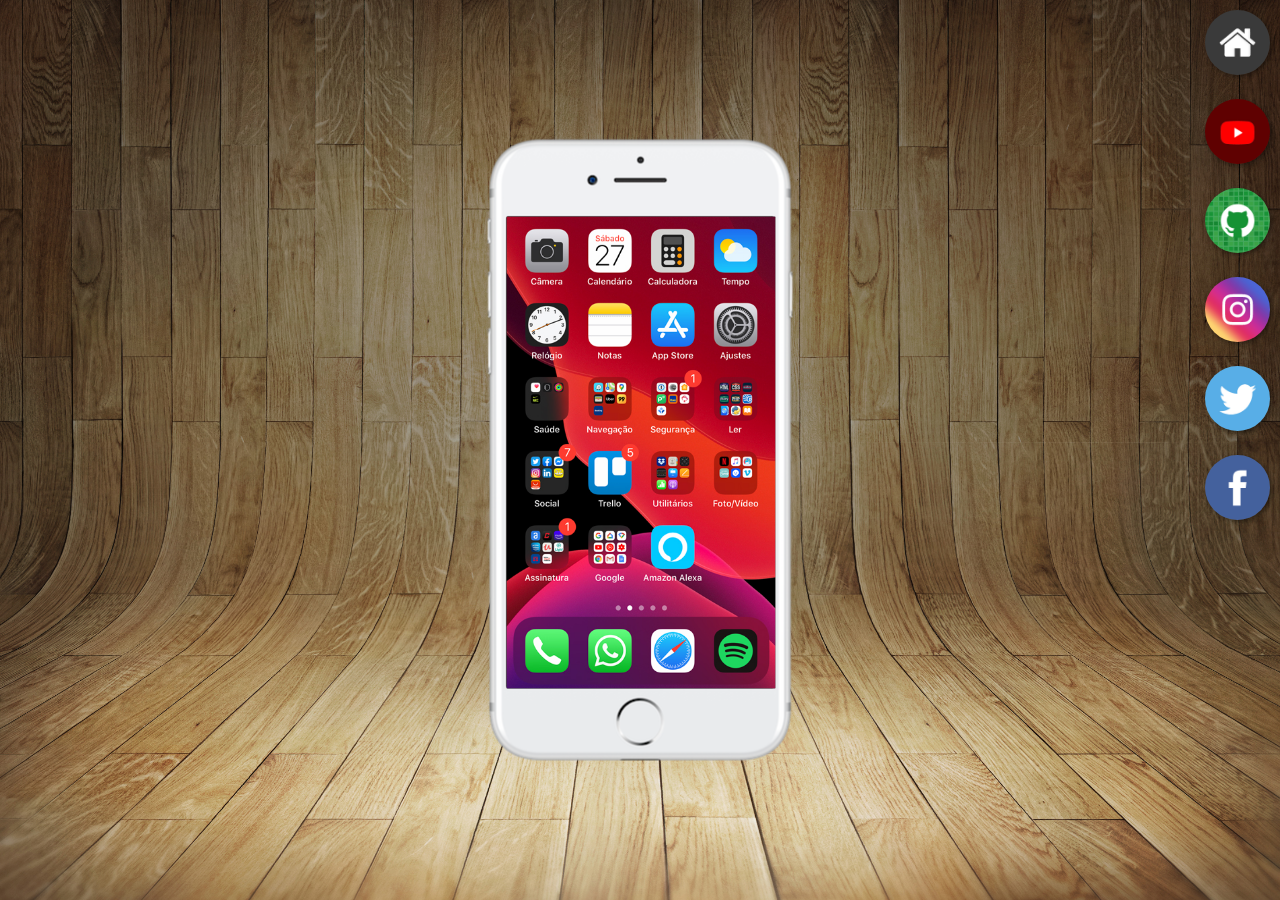
<file: index.html>
<!DOCTYPE html>
<html lang="pt-br">
<head>
    <link rel="stylesheet" href="style/style.css">
    <meta charset="UTF-8">
    <meta name="viewport" content="width=device-width, initial-scale=1.0">
    <title>Projeto Redes Sociais</title>
    <link rel="shortcut icon" href="pacote-d013/favicon.ico" type="image/x-icon">
</head>
<body>
    <main>
        <section id="telefone">
            <iframe src="home.html" frameborder="0" name="tela" id="tela">
                <p>Infelizmente seu navegador não é compatível com isso.&#x1F622;</p>
            </iframe>

        </section>
        <section id="redes-sociais">
            <a href="home.html" name="tela" target="tela">
                <img src="pacote-d013/imagens/logo-home.jpg" alt="Home">
            </a> <br>
            <a href="youtube.html" target="tela"><img src="pacote-d013/imagens/logo-youtube.jpg" alt="YouTube"></a> <br>
            <a href="github.html" target="tela">
                <img src="pacote-d013/imagens/logo-github.jpg" alt="GitHub">
            </a> <br>
            <a href="instagram.html" target="tela">
                <img src="pacote-d013/imagens/logo-instagram.jpg" alt="Instagram">
            </a> <br>
            <a href="X.html" target="tela">
                <img src="pacote-d013/imagens/logo-twitter.jpg" alt="Twitter">
            </a> <br>
            <a href="facebook.html" target="tela">
                <img src="pacote-d013/imagens/logo-facebook.jpg" alt="Facebook">
            </a> <br>

        </section>
    </main>
    
</body>
</html>
</file>
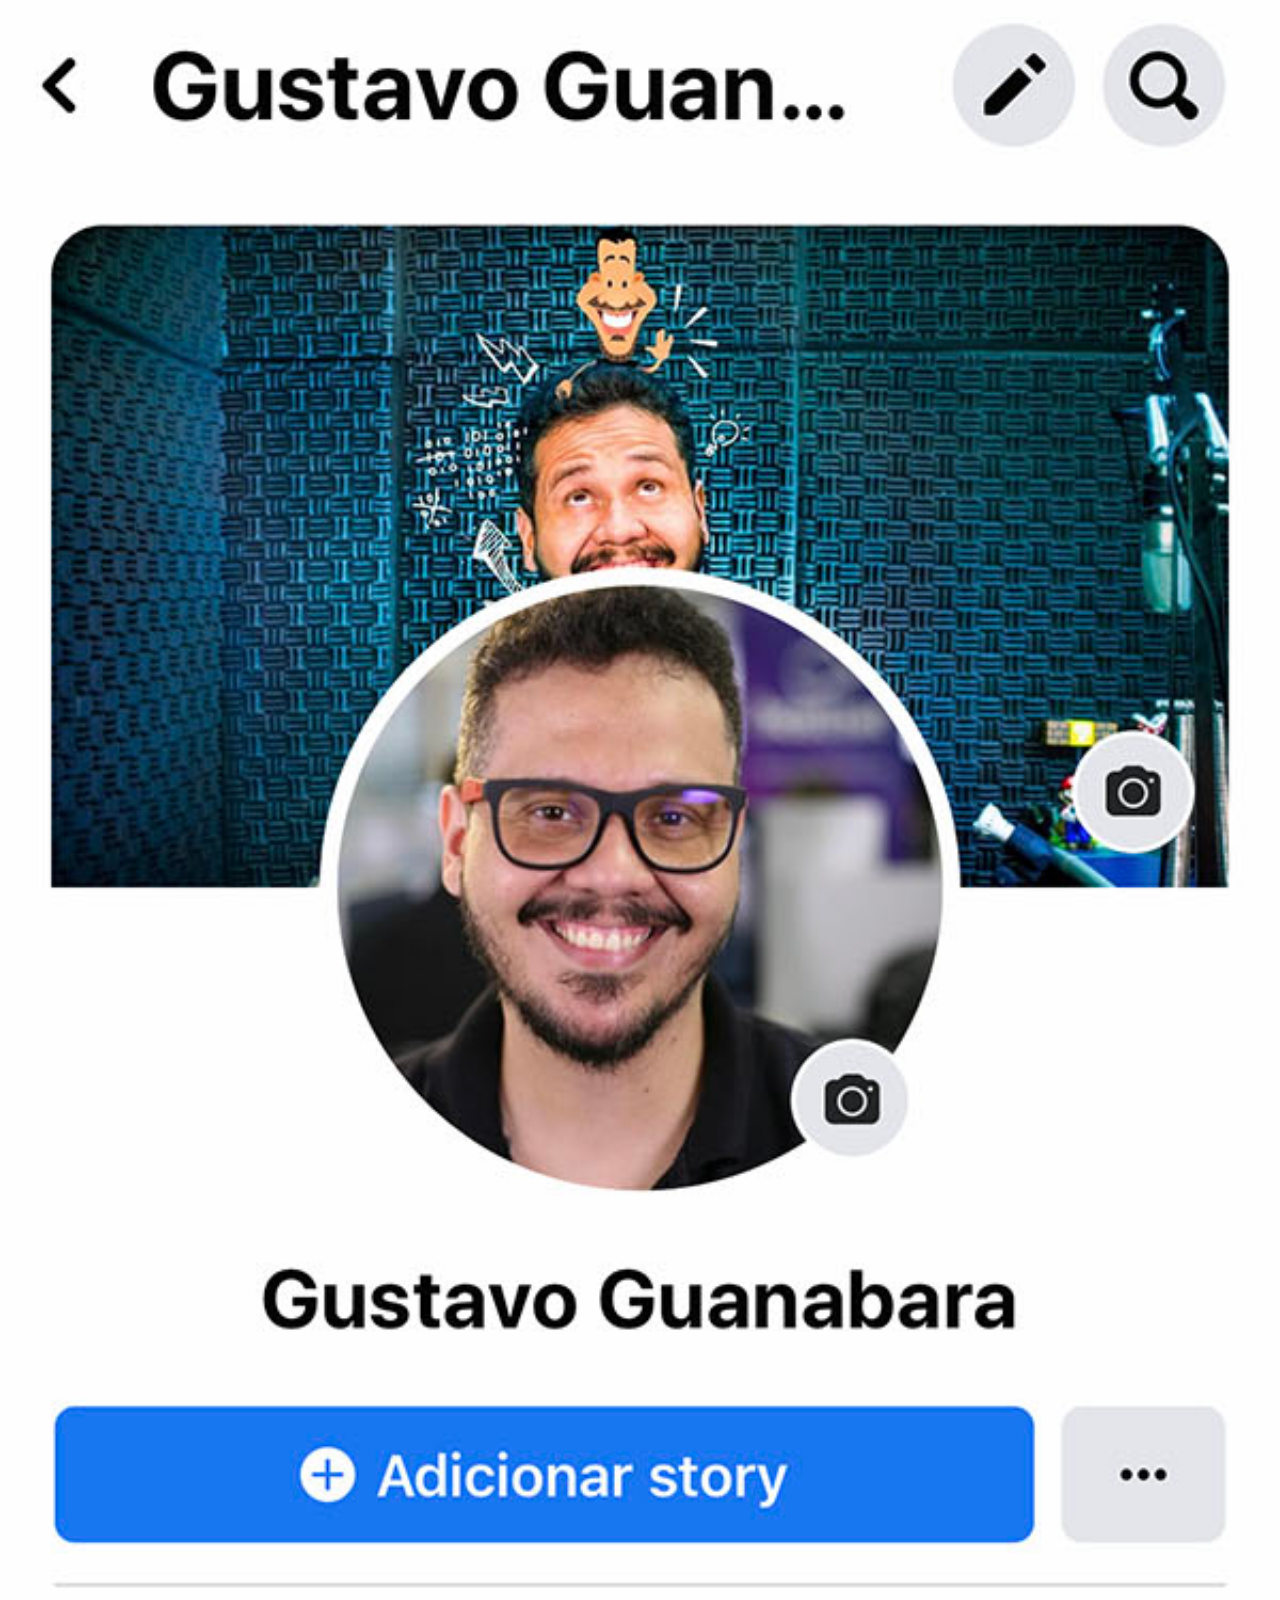
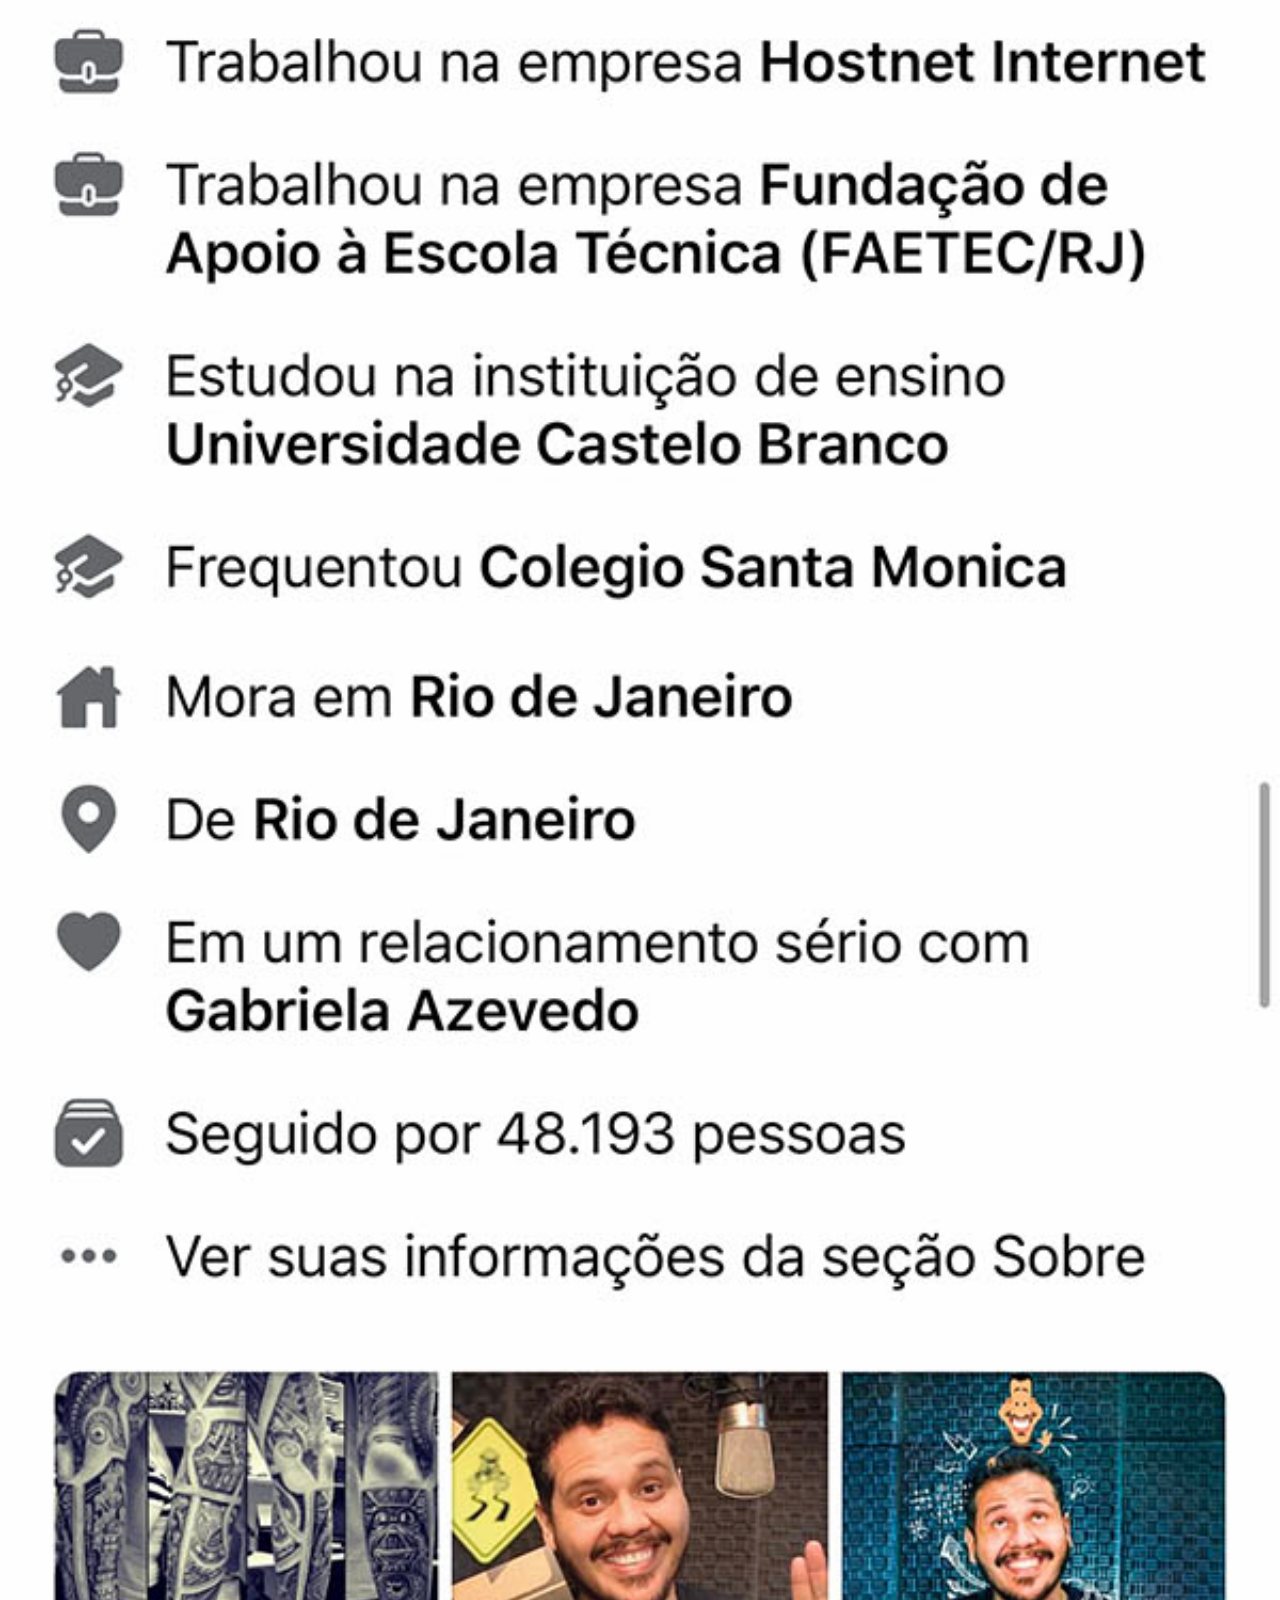
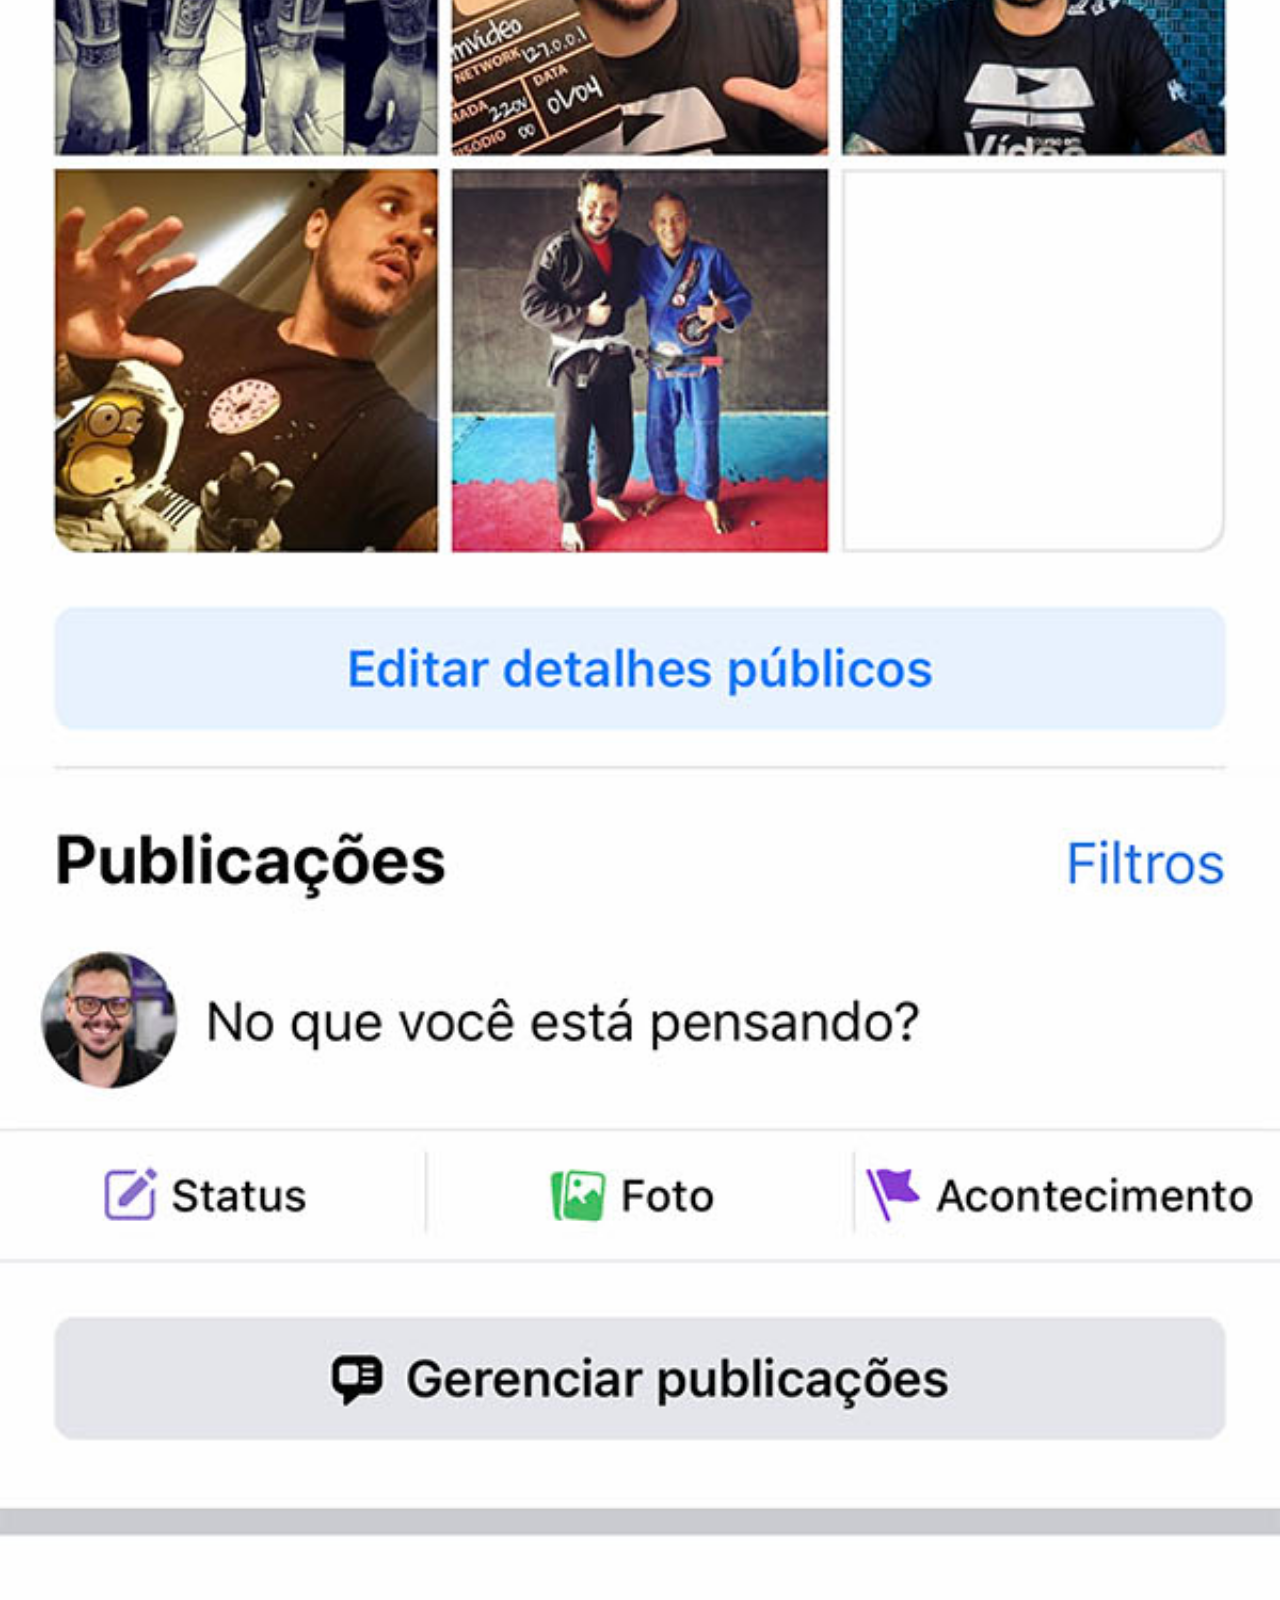
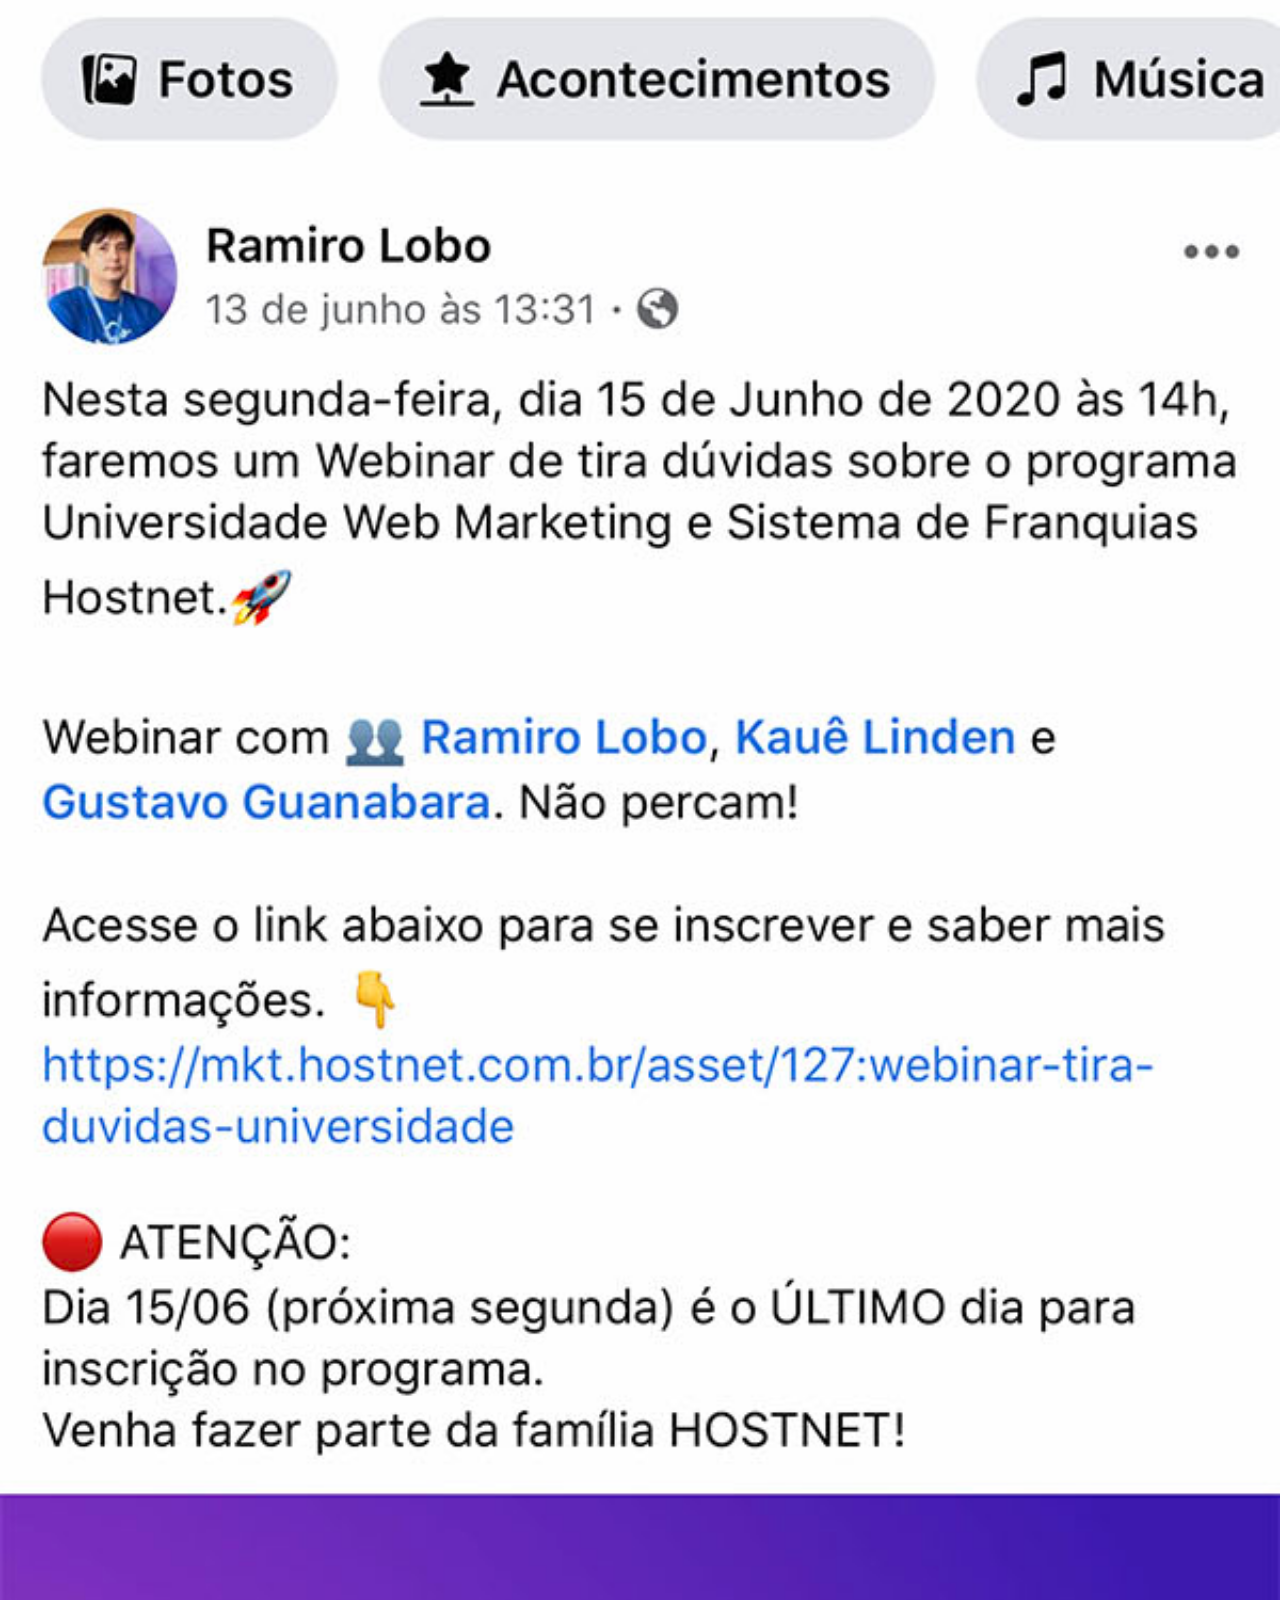
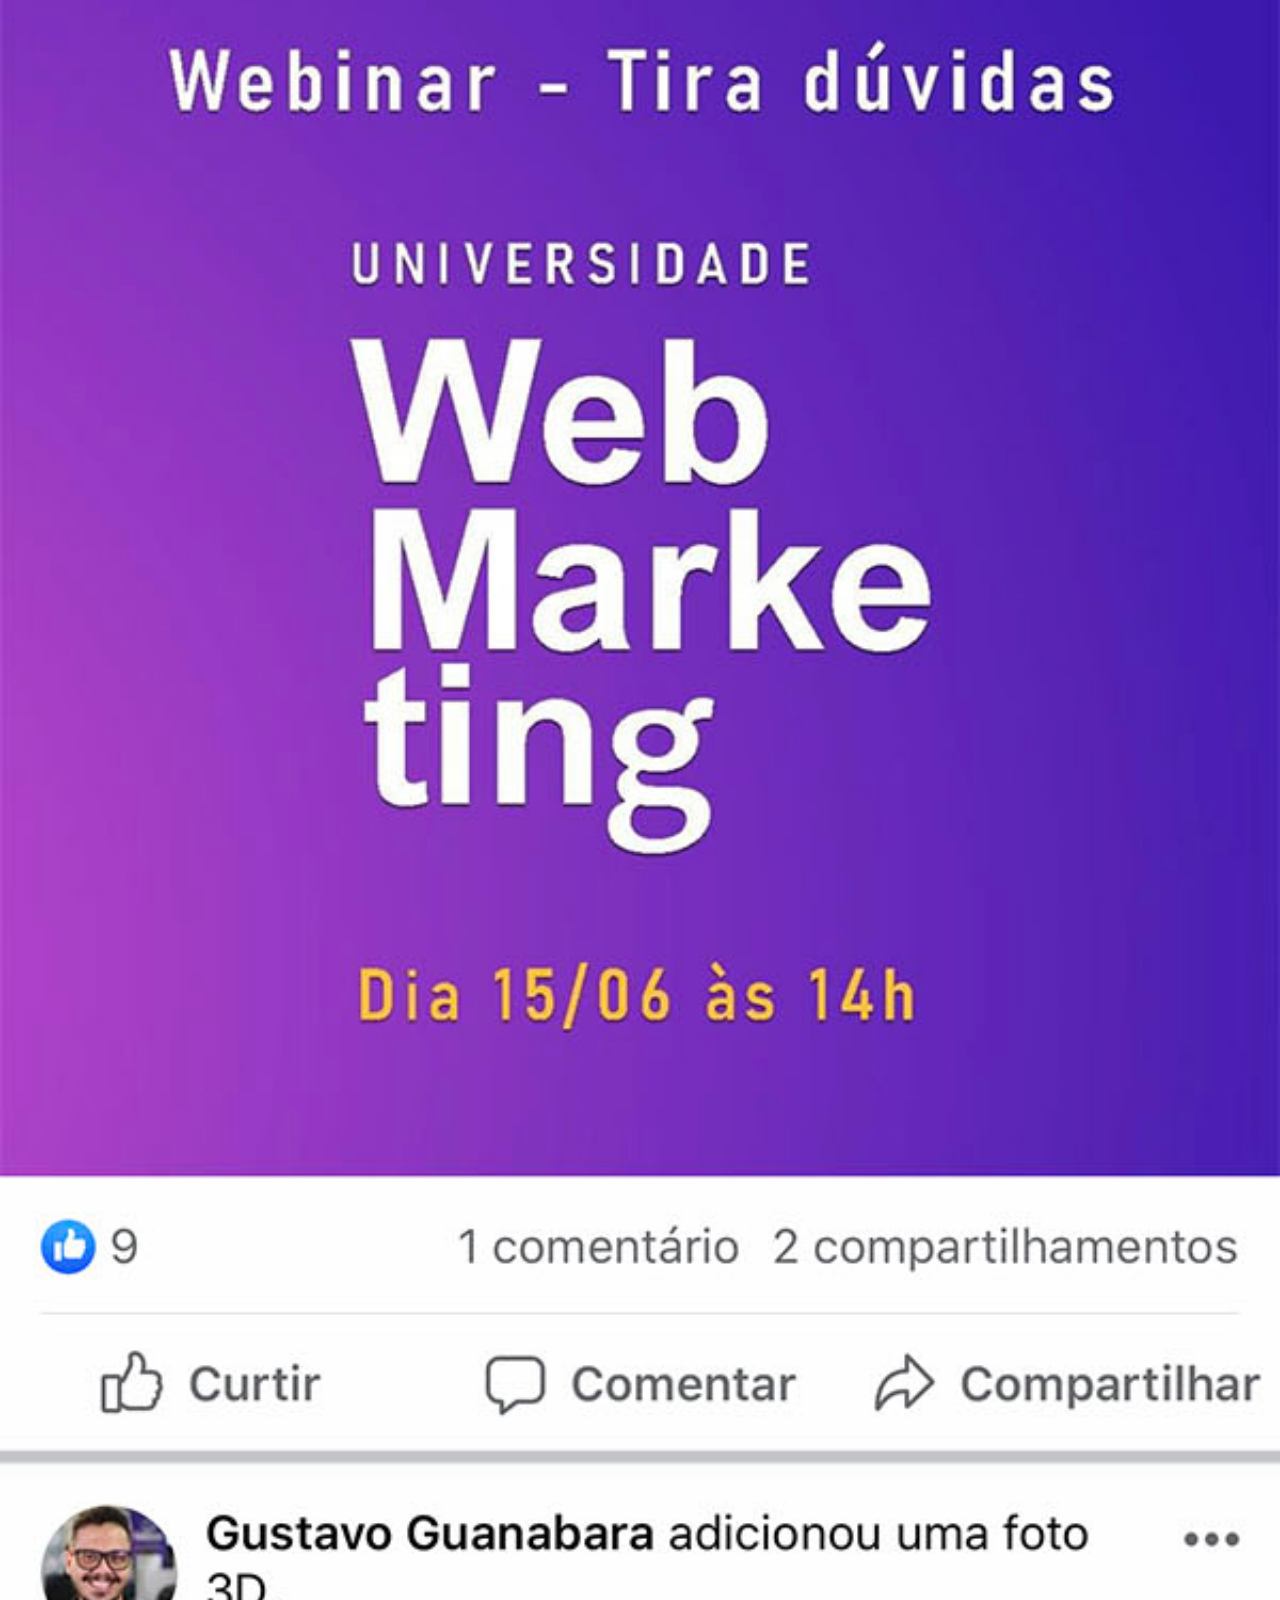
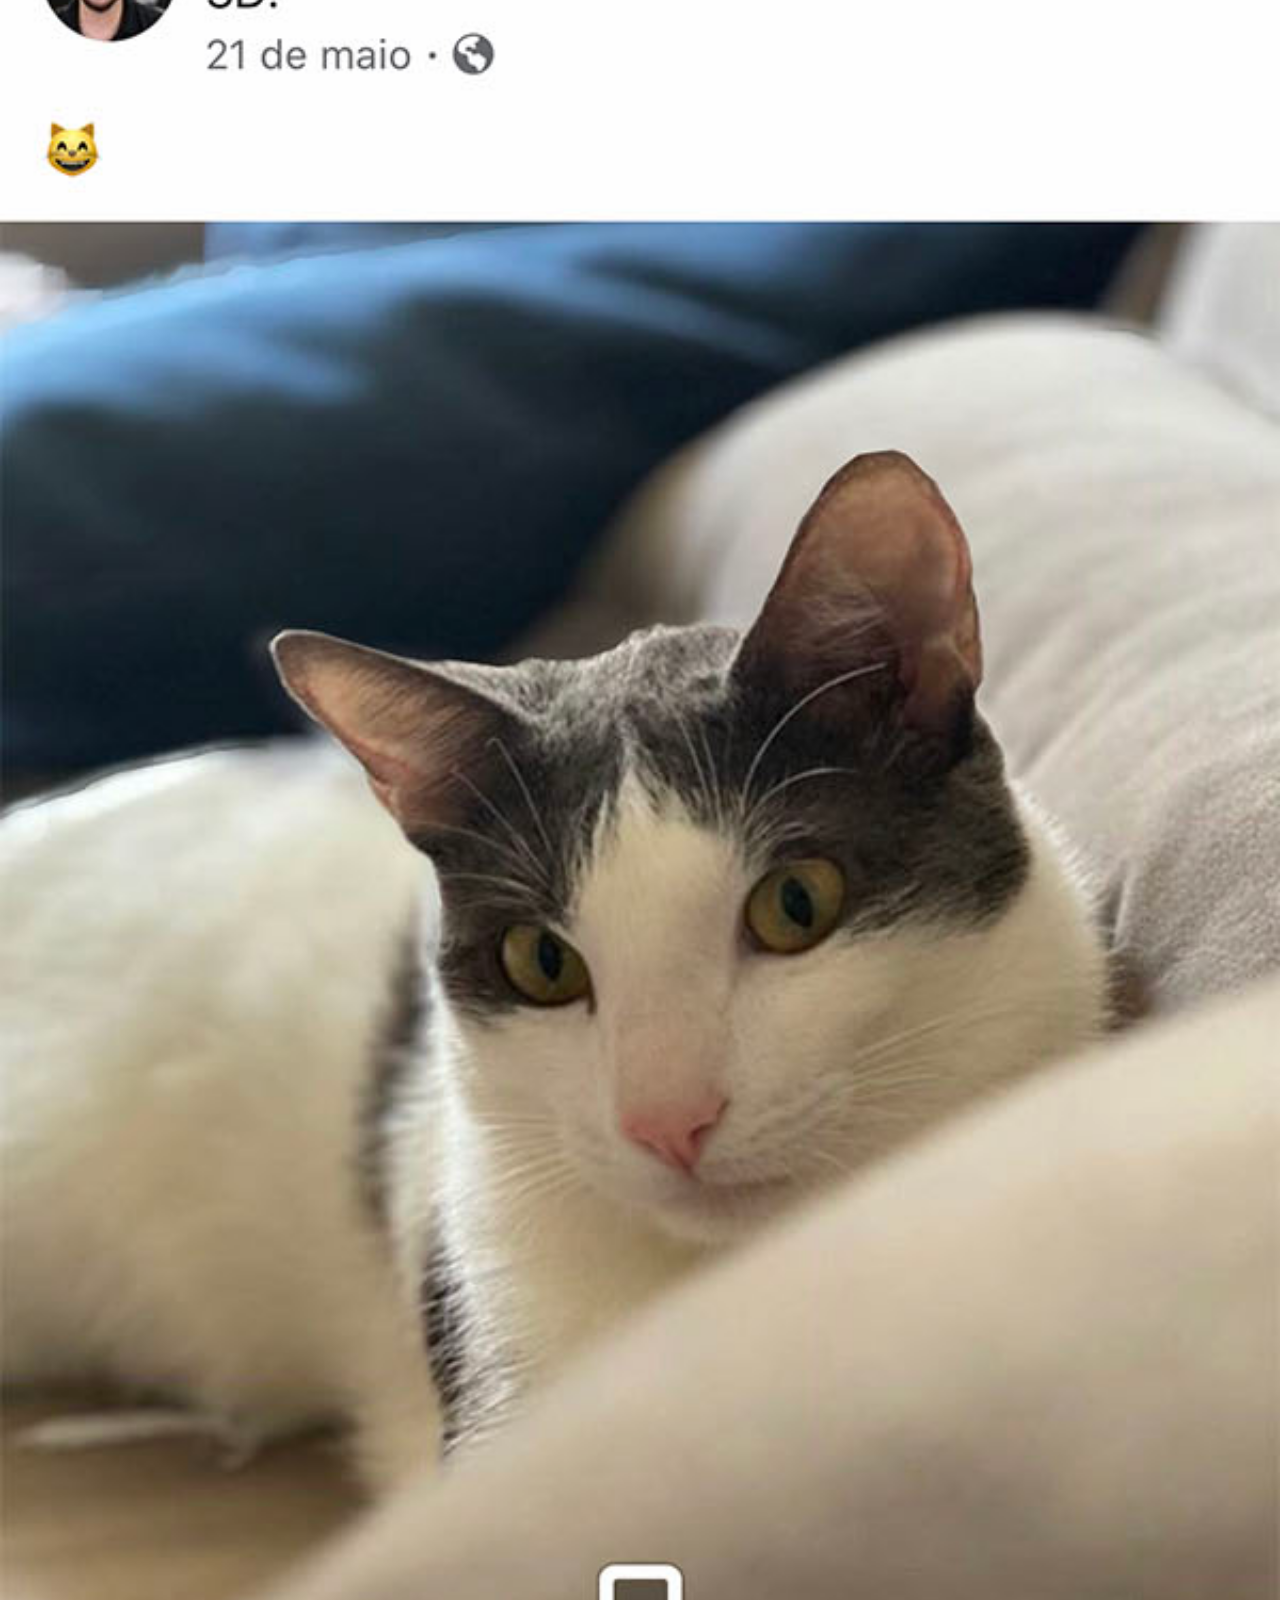
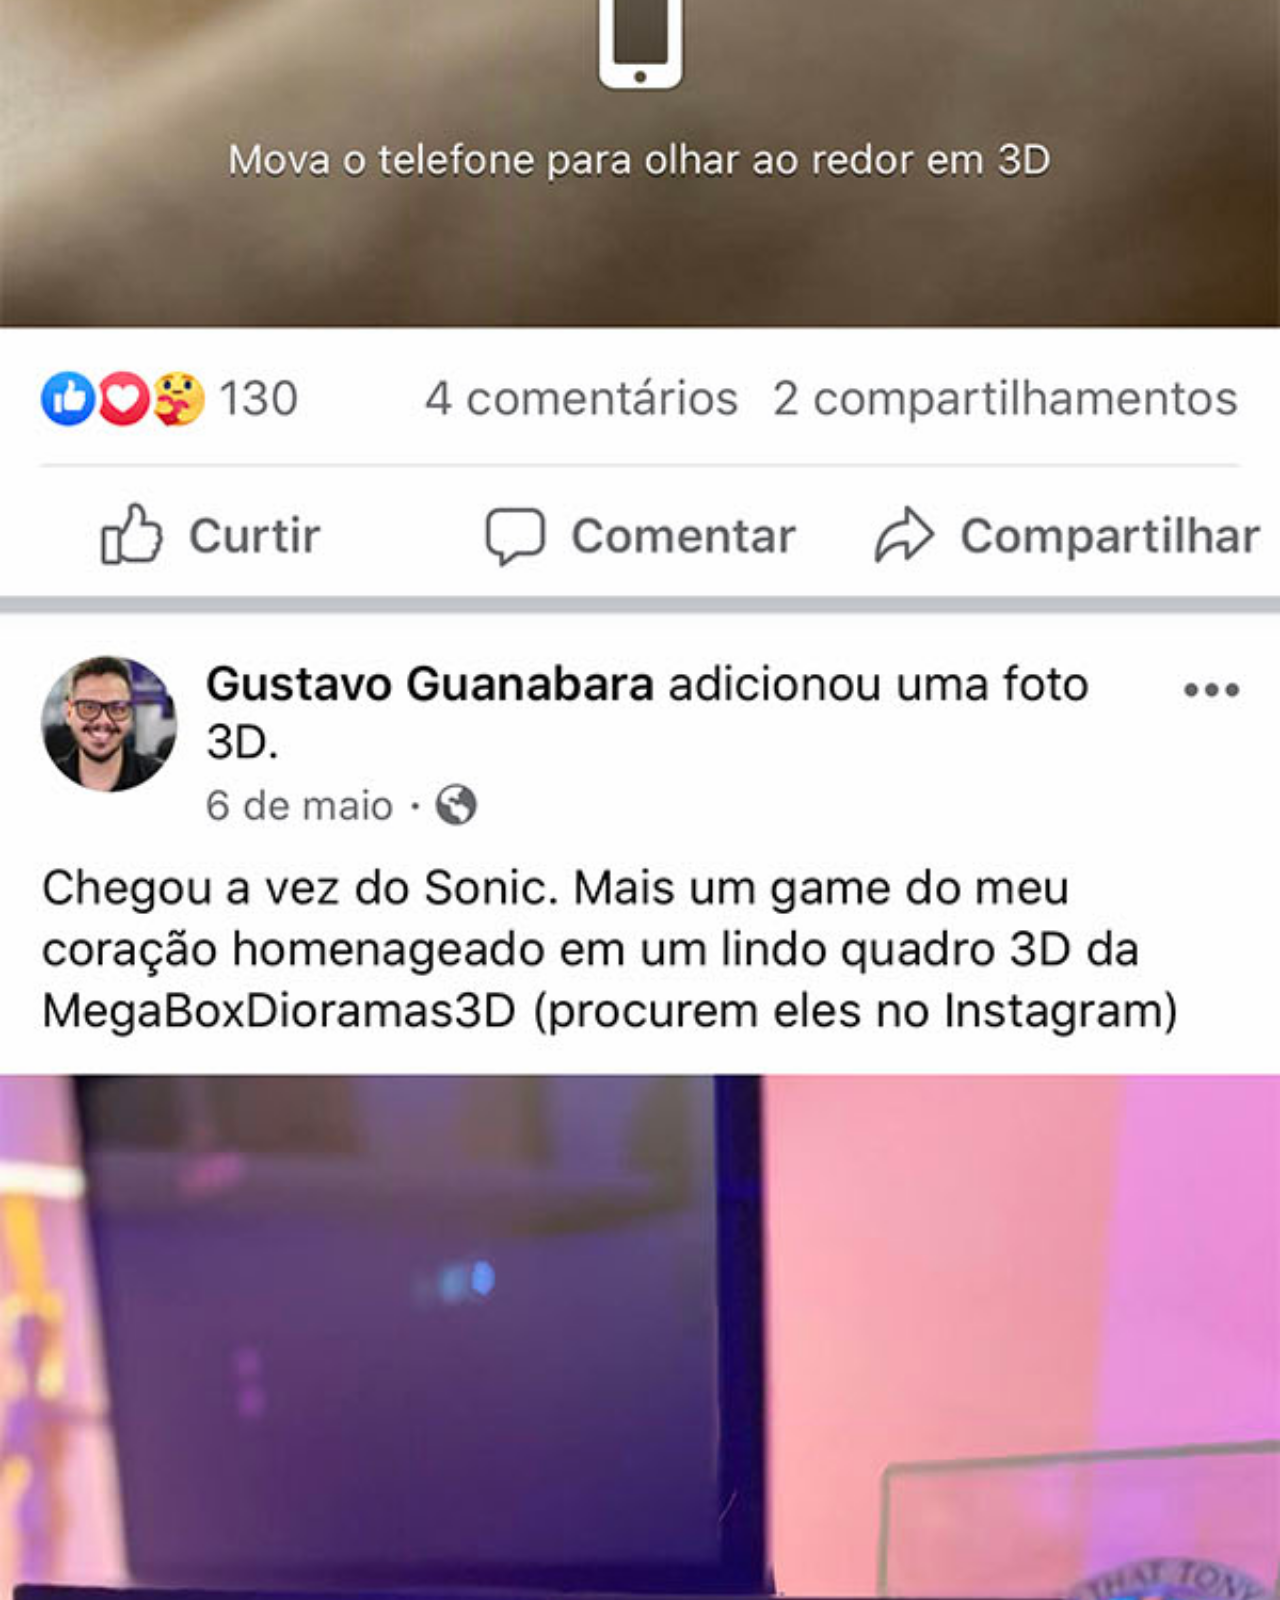
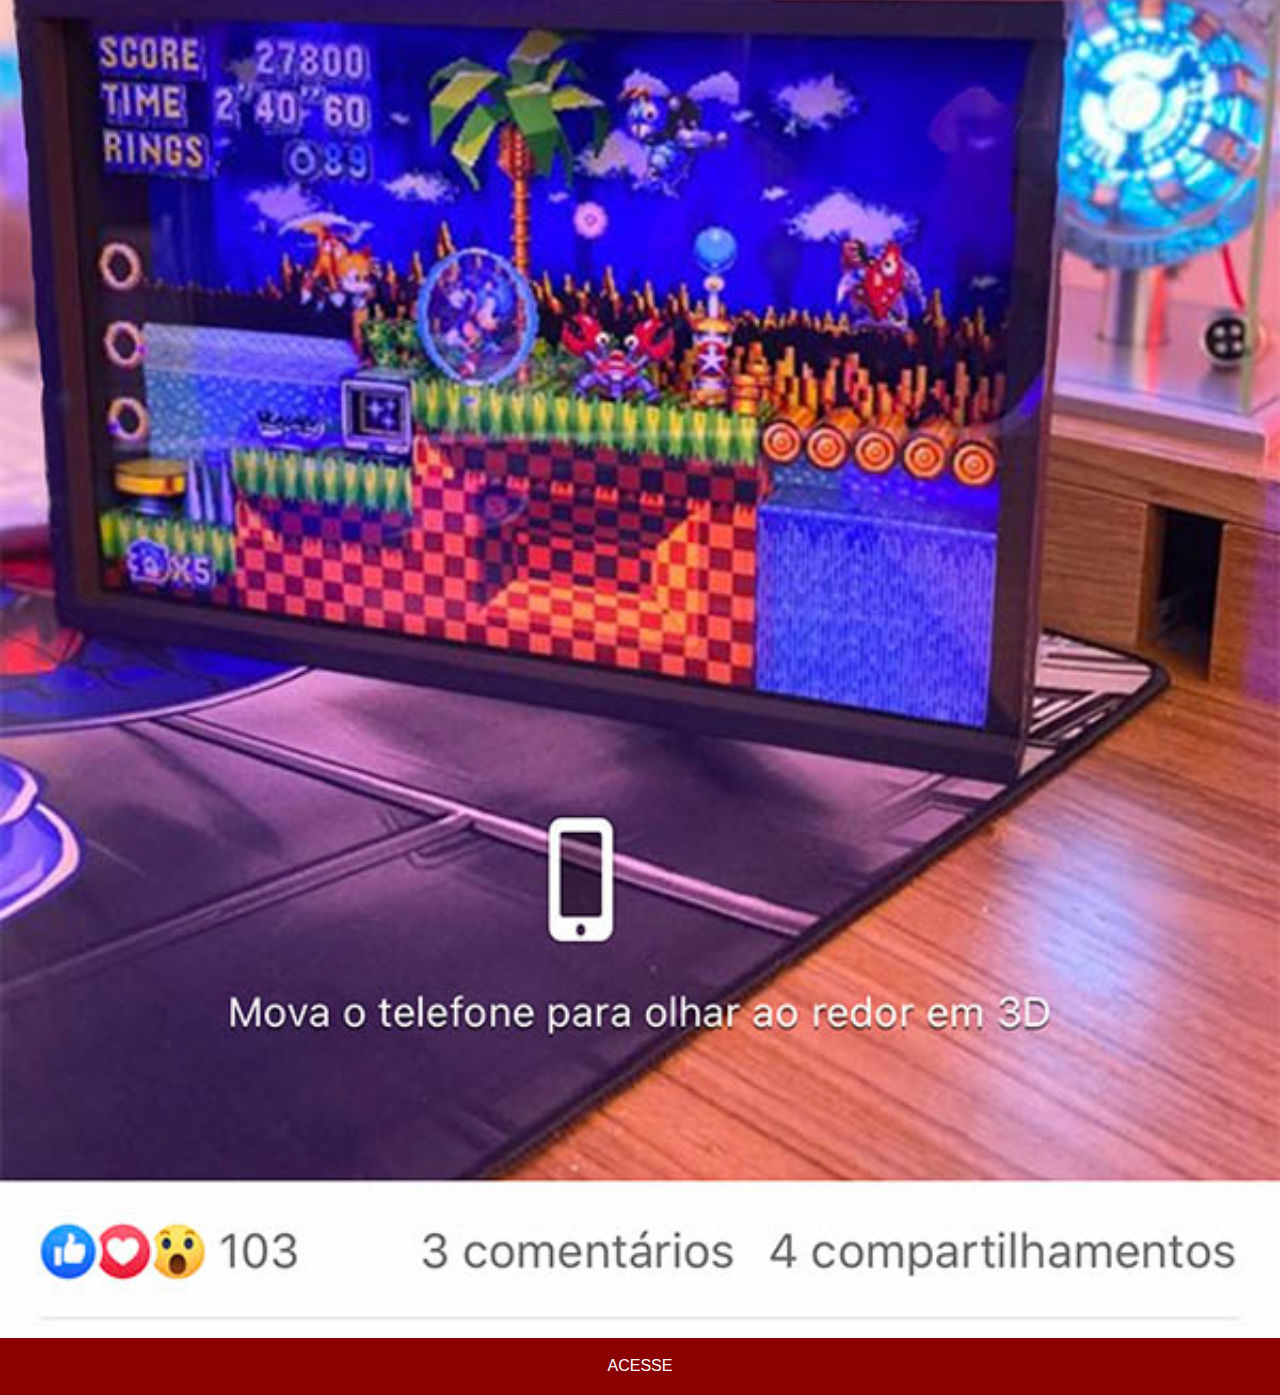
<file: facebook.html>
<!DOCTYPE html>
<html lang="pt-br">
<head>
    <meta charset="UTF-8">
    <meta name="viewport" content="width=device-width, initial-scale=1.0">
    <title>Document</title>
    <link rel="stylesheet" href="style/social.css">
</head>
<body>
    <img src="pacote-d013/imagens/tela-facebook.jpg" alt="facebook">
    <a href="https://www.facebook.com/gustavoguanabara/?locale=pt_BR" target="_blank">ACESSE</a>
    
</body>
</html>
</file>
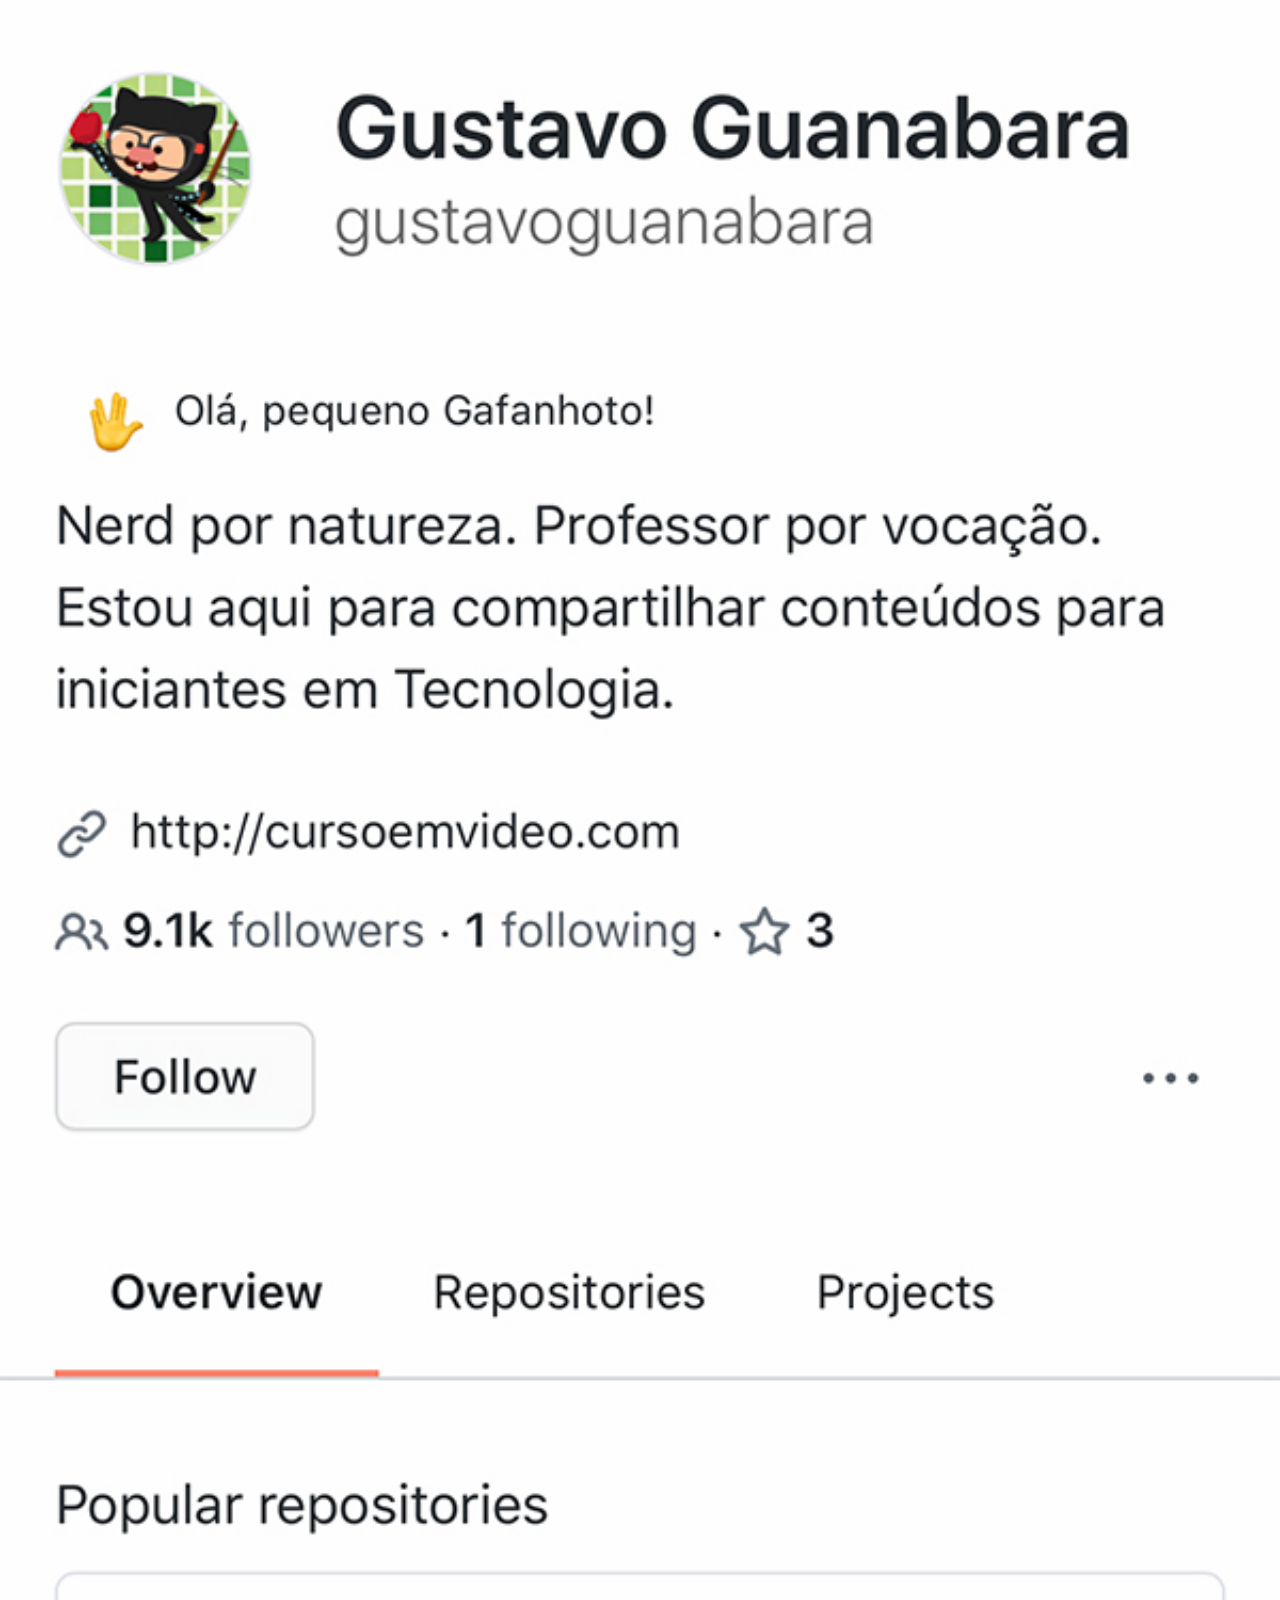
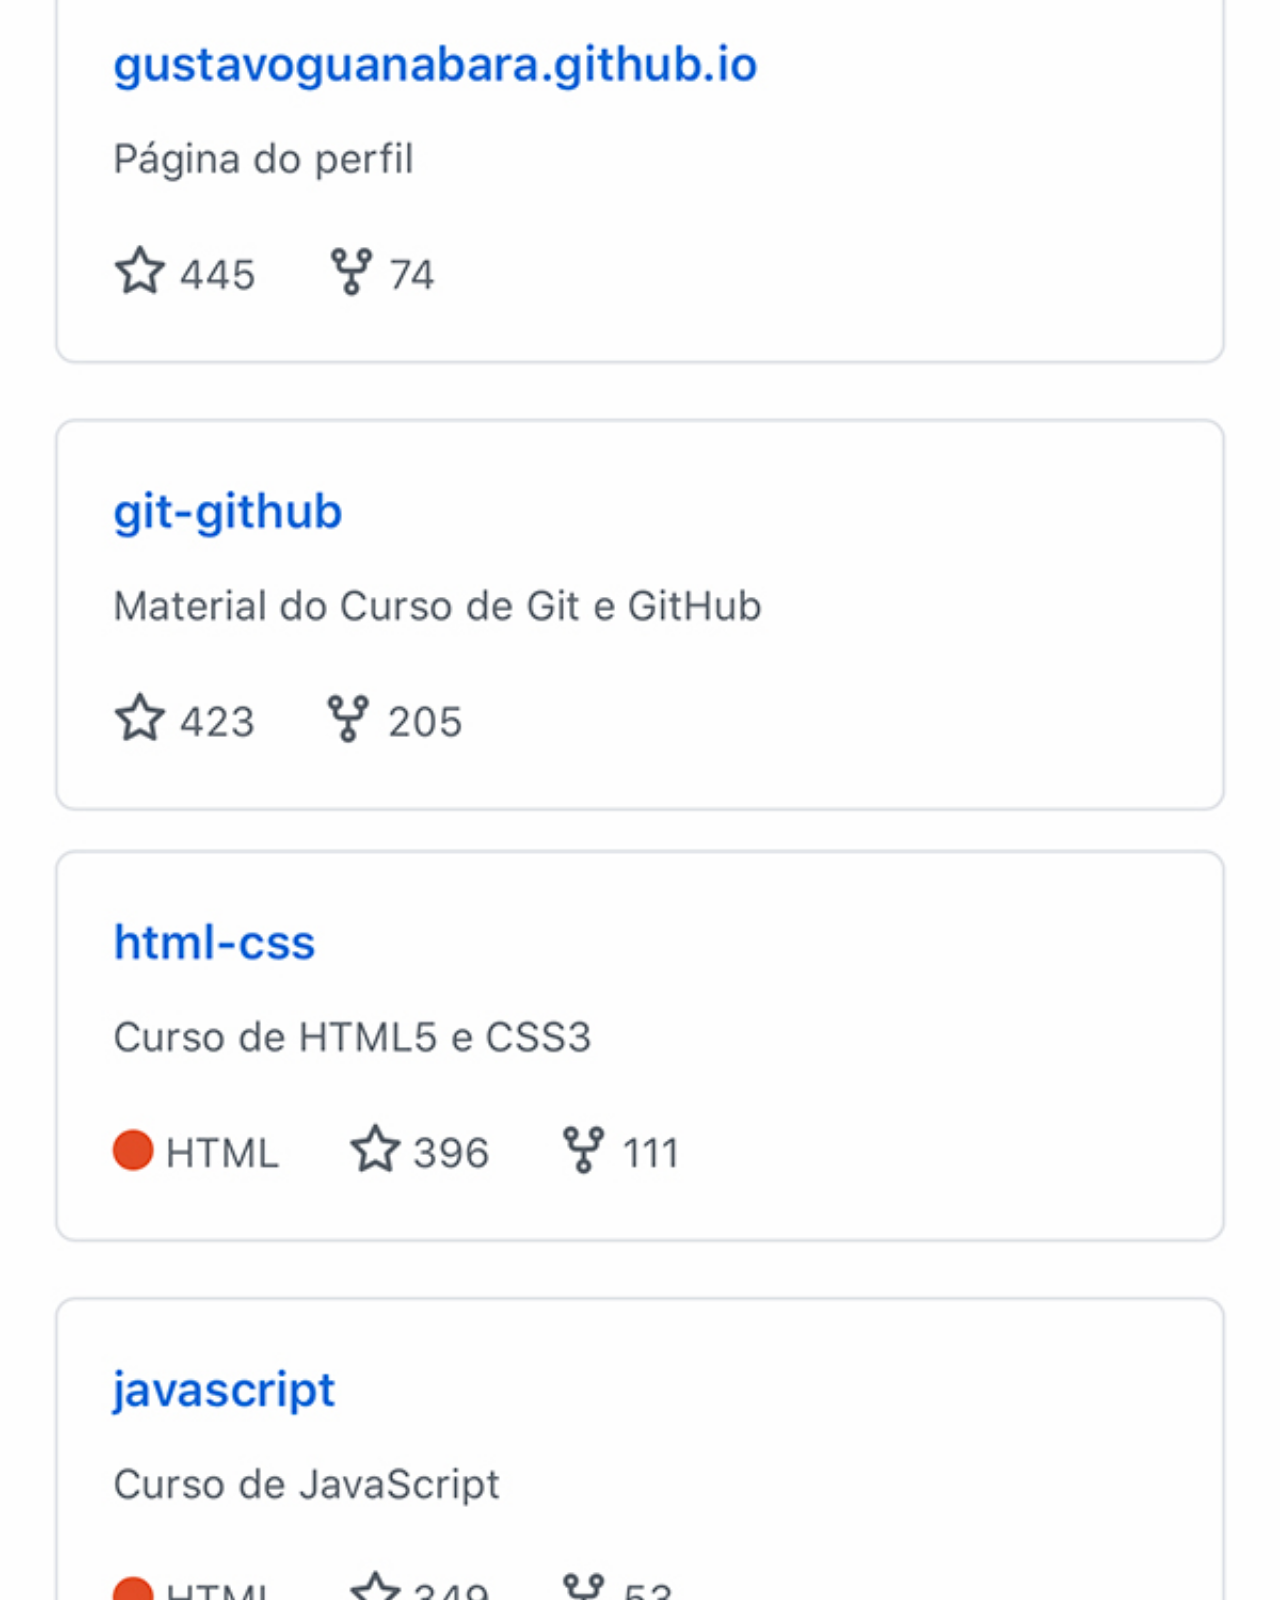
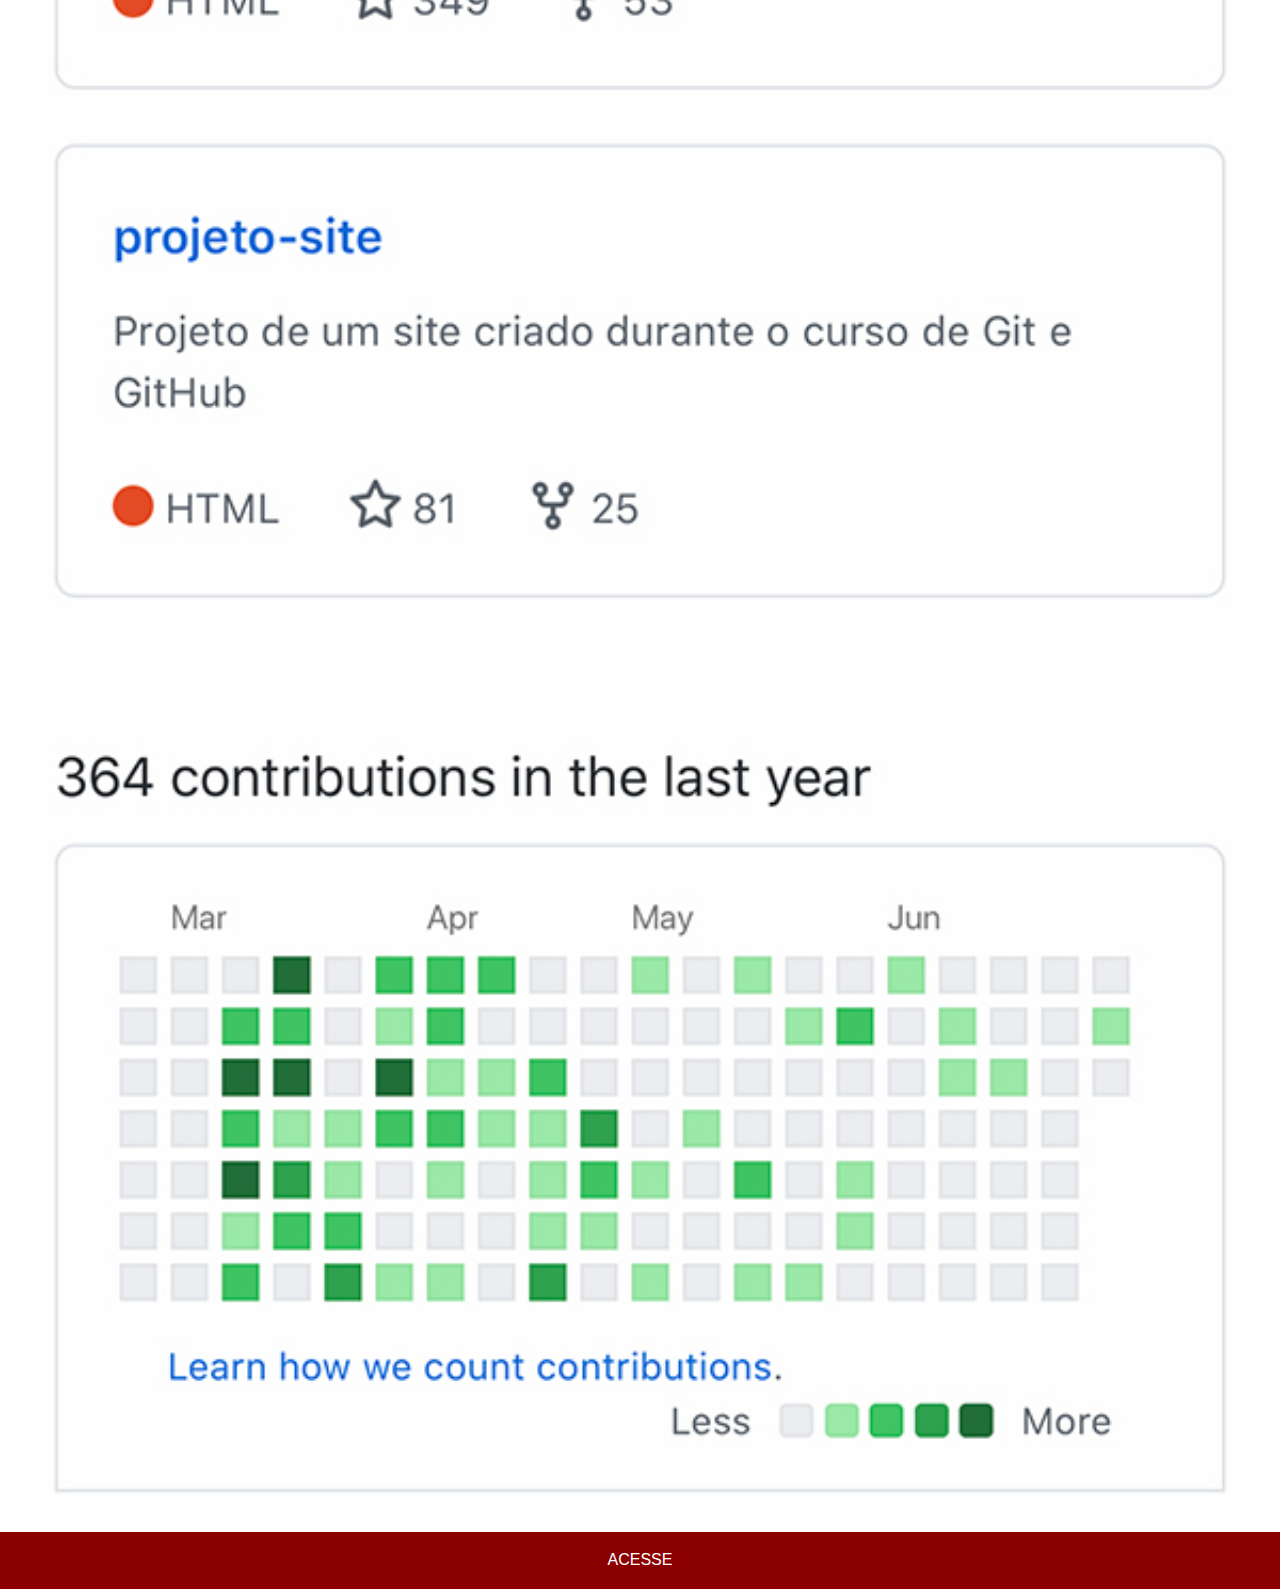
<file: github.html>
<!DOCTYPE html>
<html lang="pt-br">
<head>
    <meta charset="UTF-8">
    <meta name="viewport" content="width=device-width, initial-scale=1.0">
    <title>Document</title>
    <link rel="stylesheet" href="style/social.css">
</head>
<body>
    <img src="pacote-d013/imagens/tela-github.jpg" alt="github">
    <a href="https://gustavoguanabara.github.io/" target="_blank">ACESSE</a>
    
</body>
</html>
</file>
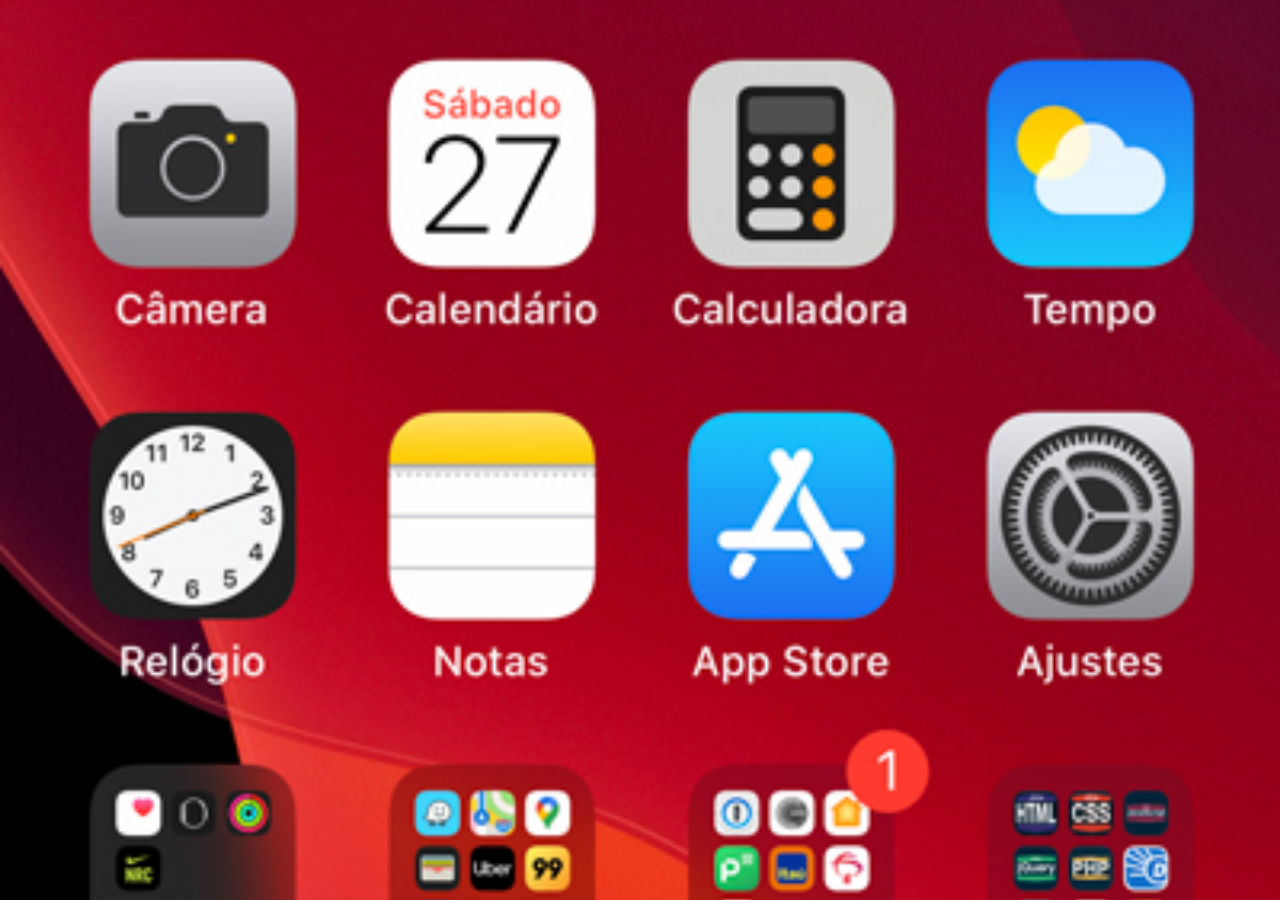
<file: home.html>
<!DOCTYPE html>
<html lang="pt-br">
<head>
    <meta charset="UTF-8">
    <meta name="viewport" content="width=device-width, initial-scale=1.0">
    <title>Document</title>
    <style>
        *{
            margin: 0;
            padding: 0;
        }
        body{
            height: 100vh;
            width: 100vw;
            background: black url('pacote-d013/imagens/tela-home.jpg') no-repeat top center;
            background-size: cover;
        }
    </style>
</head>
<body>
    
</body>
</html>
</file>
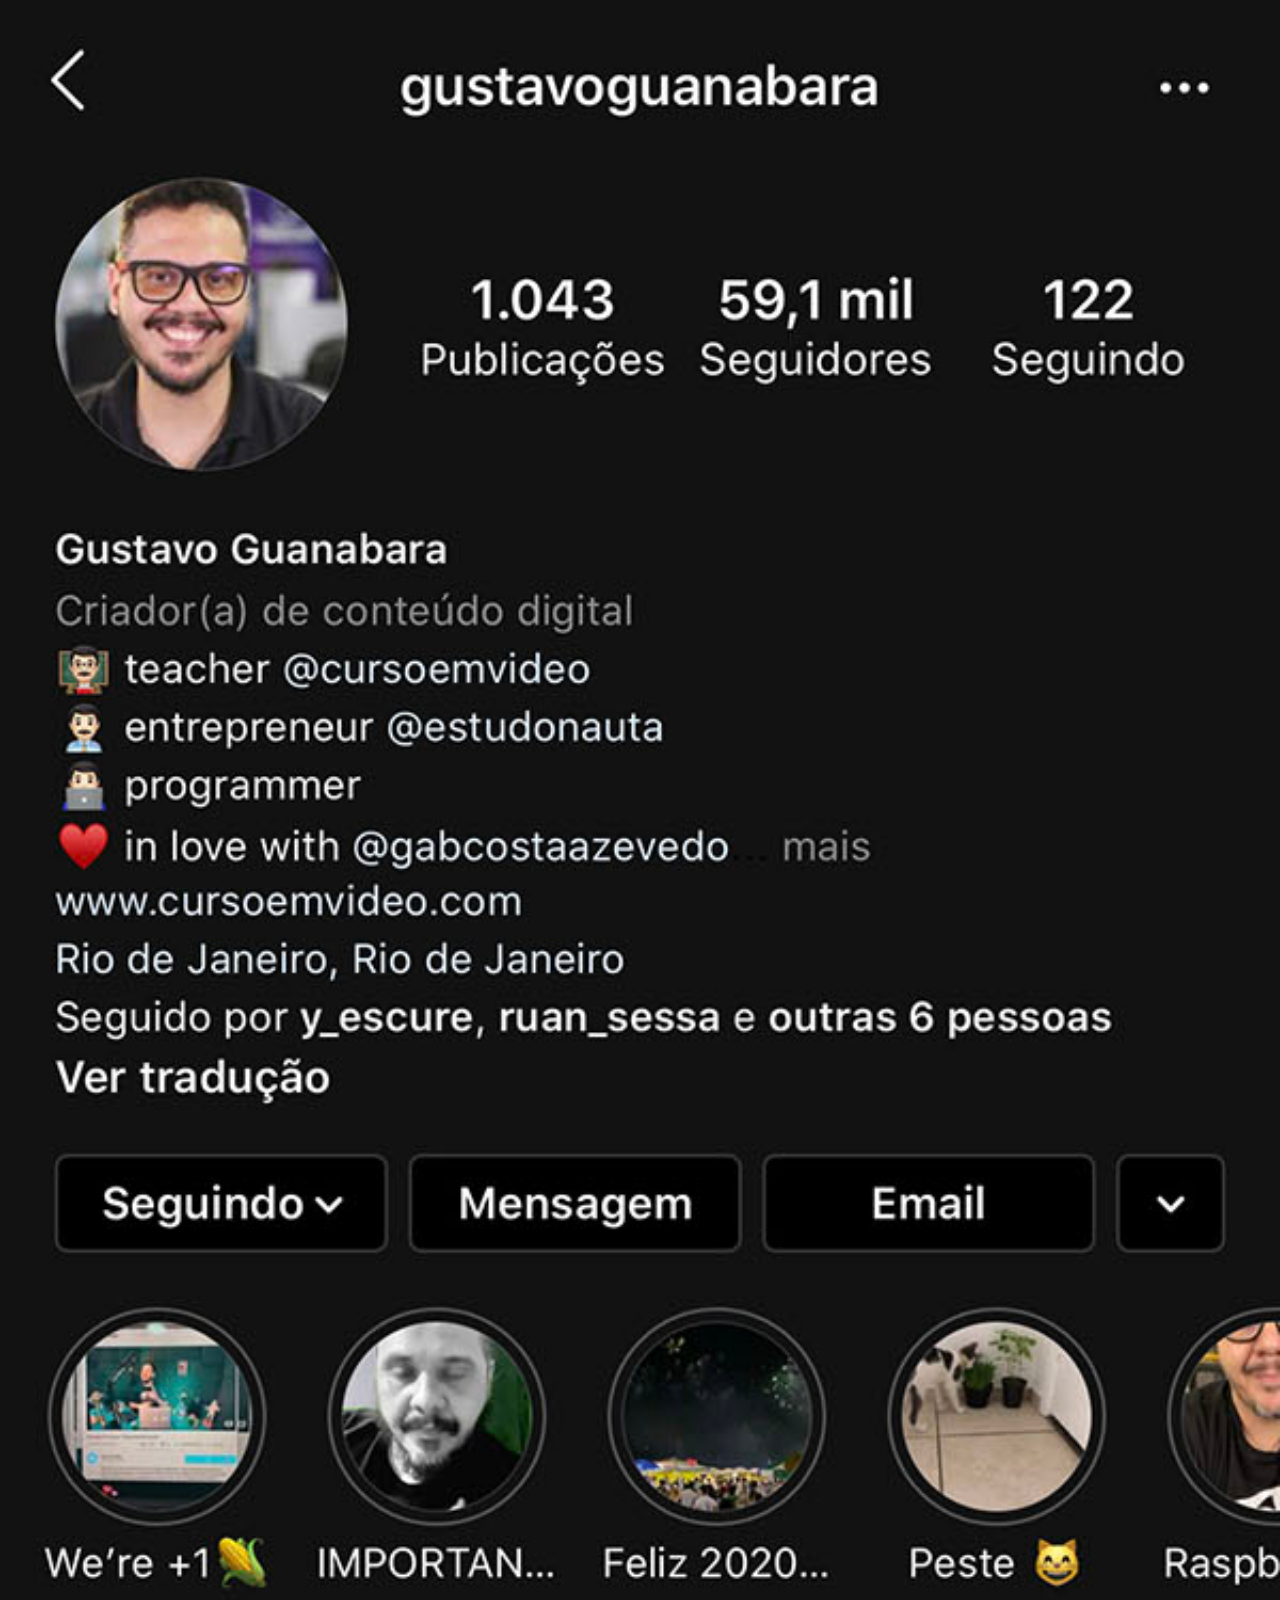
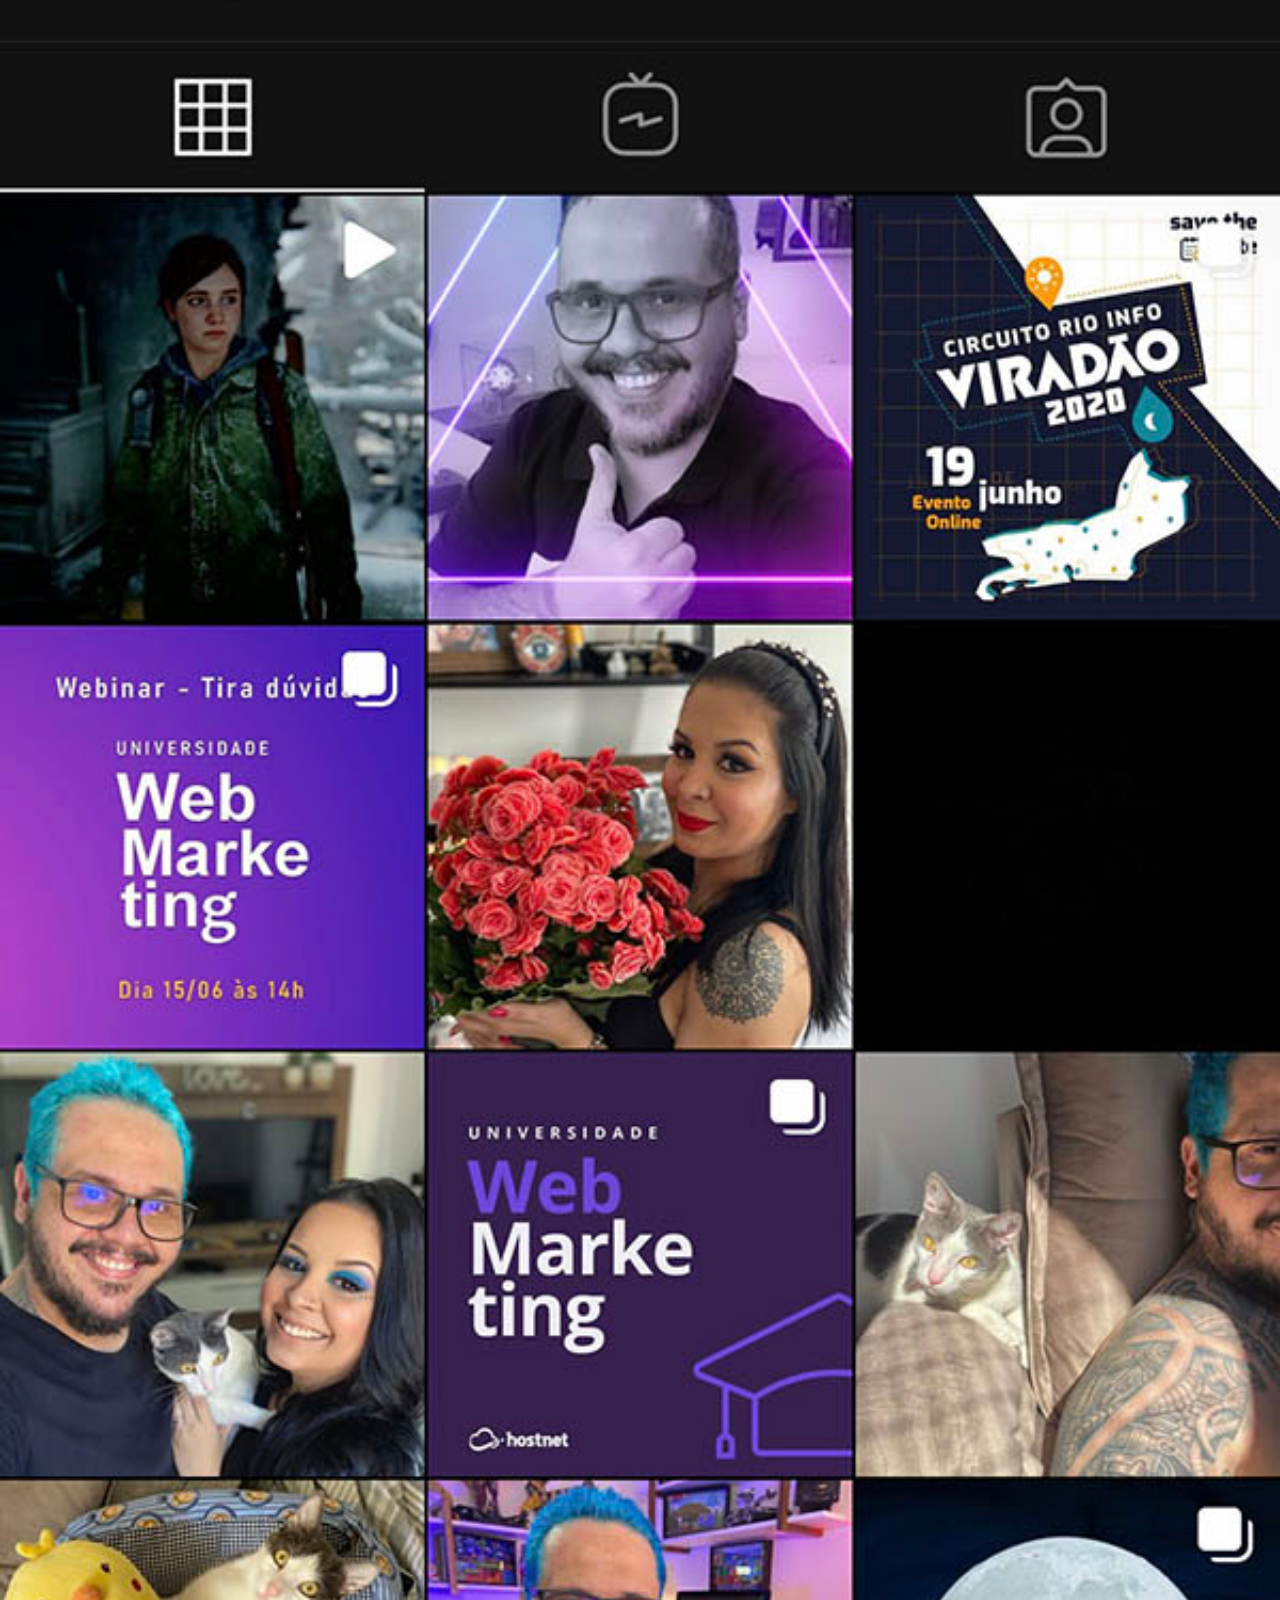
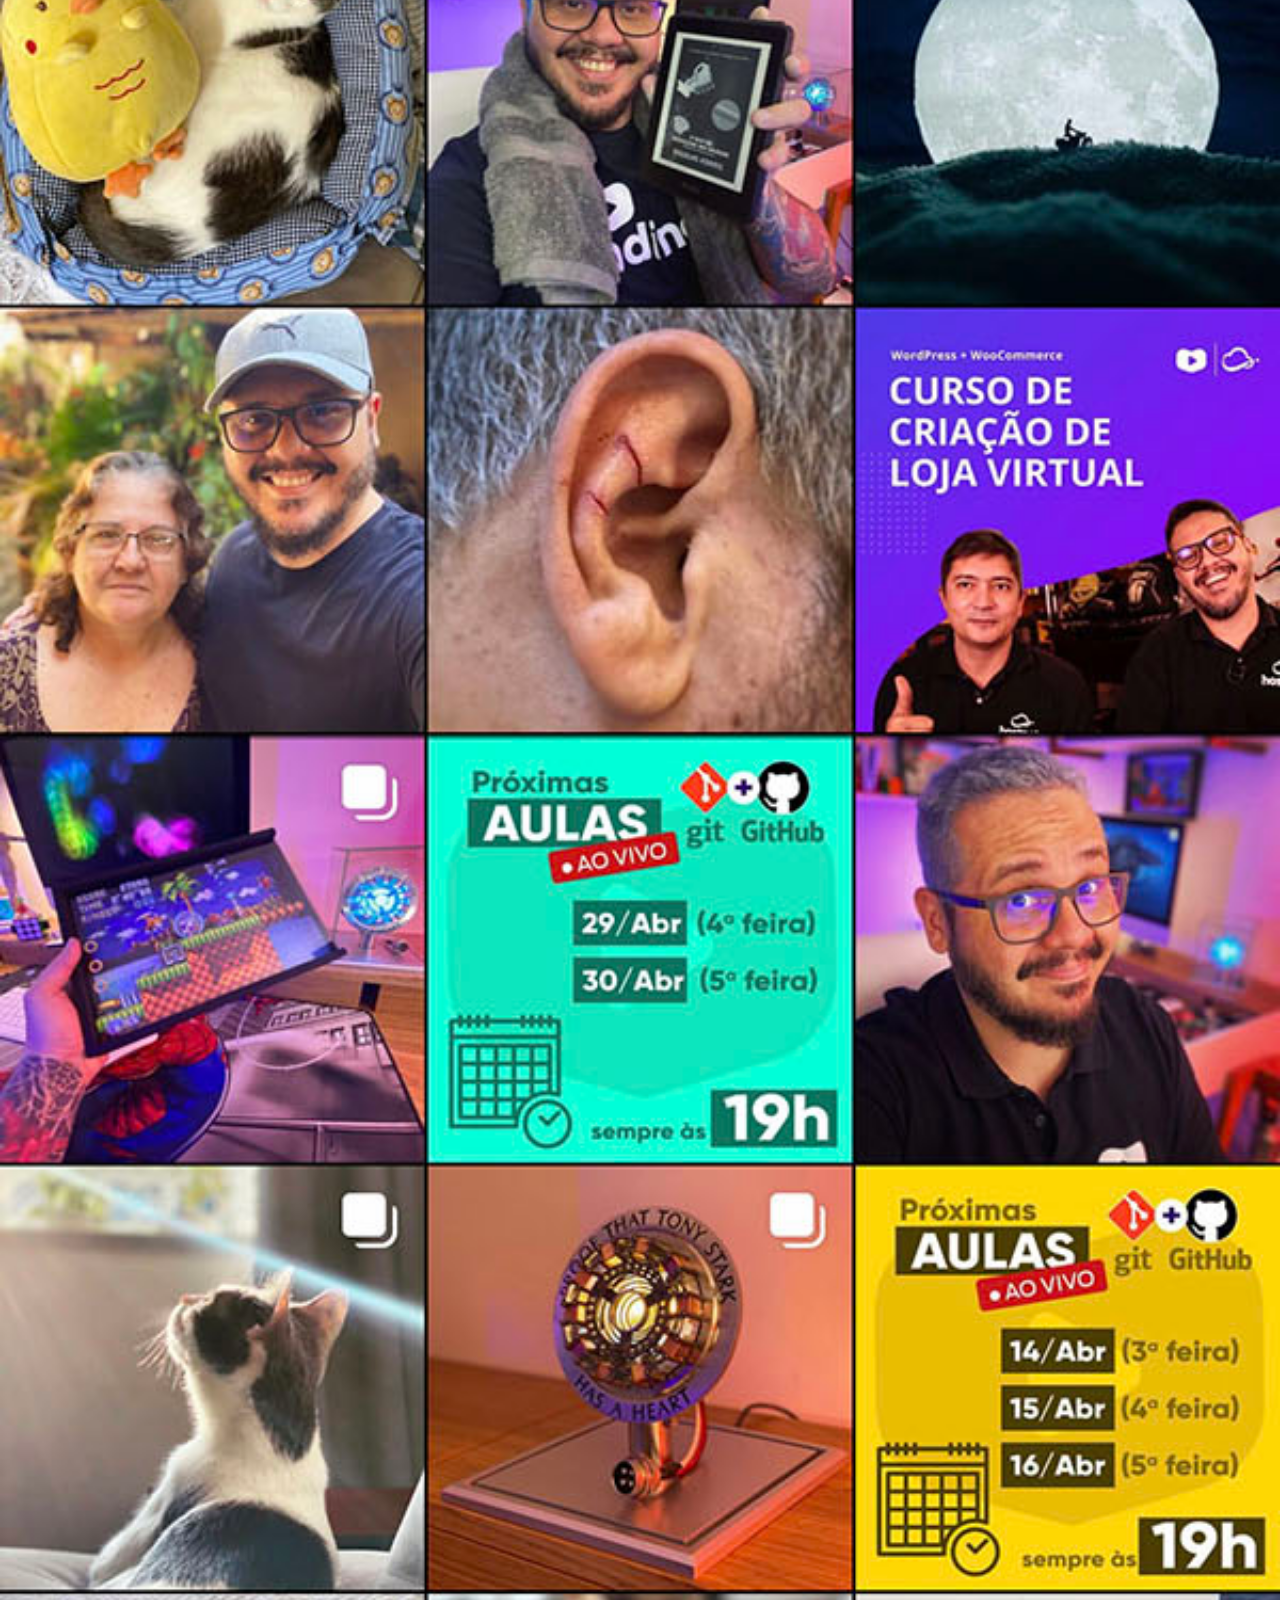
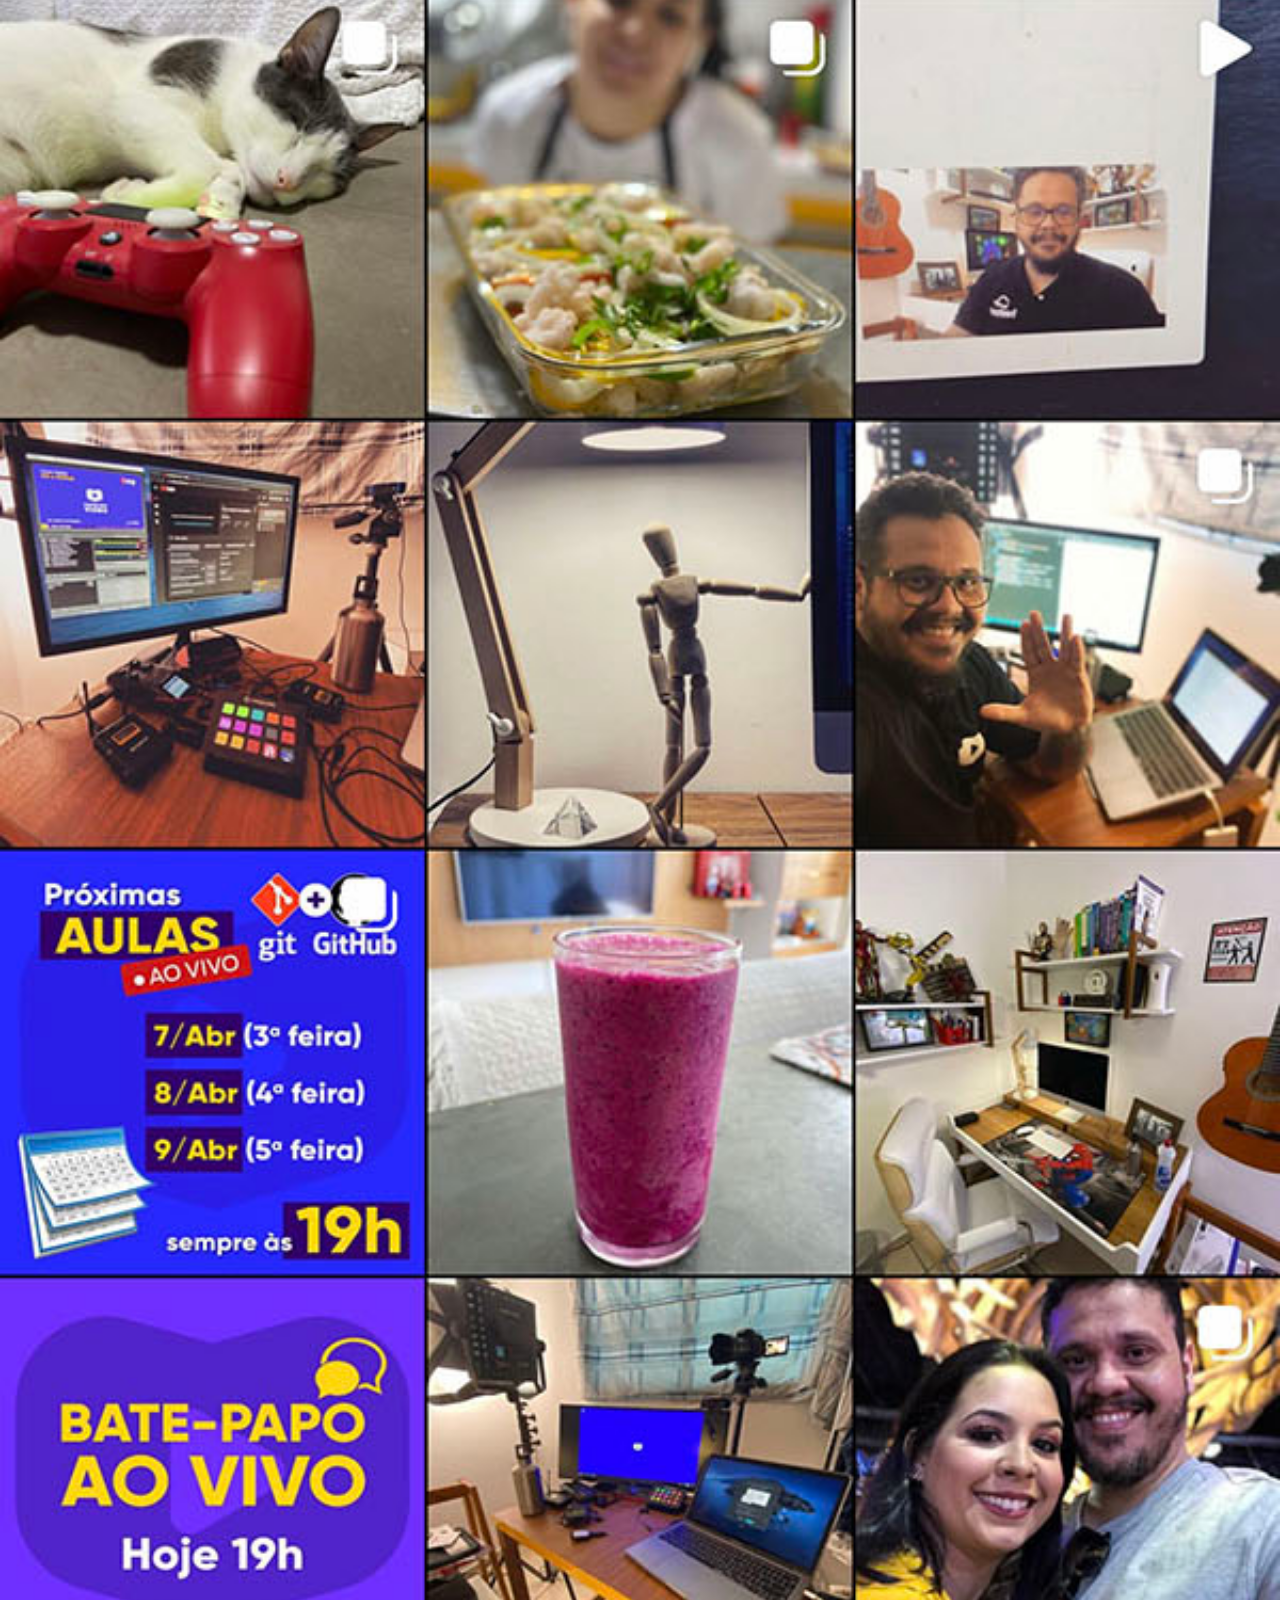
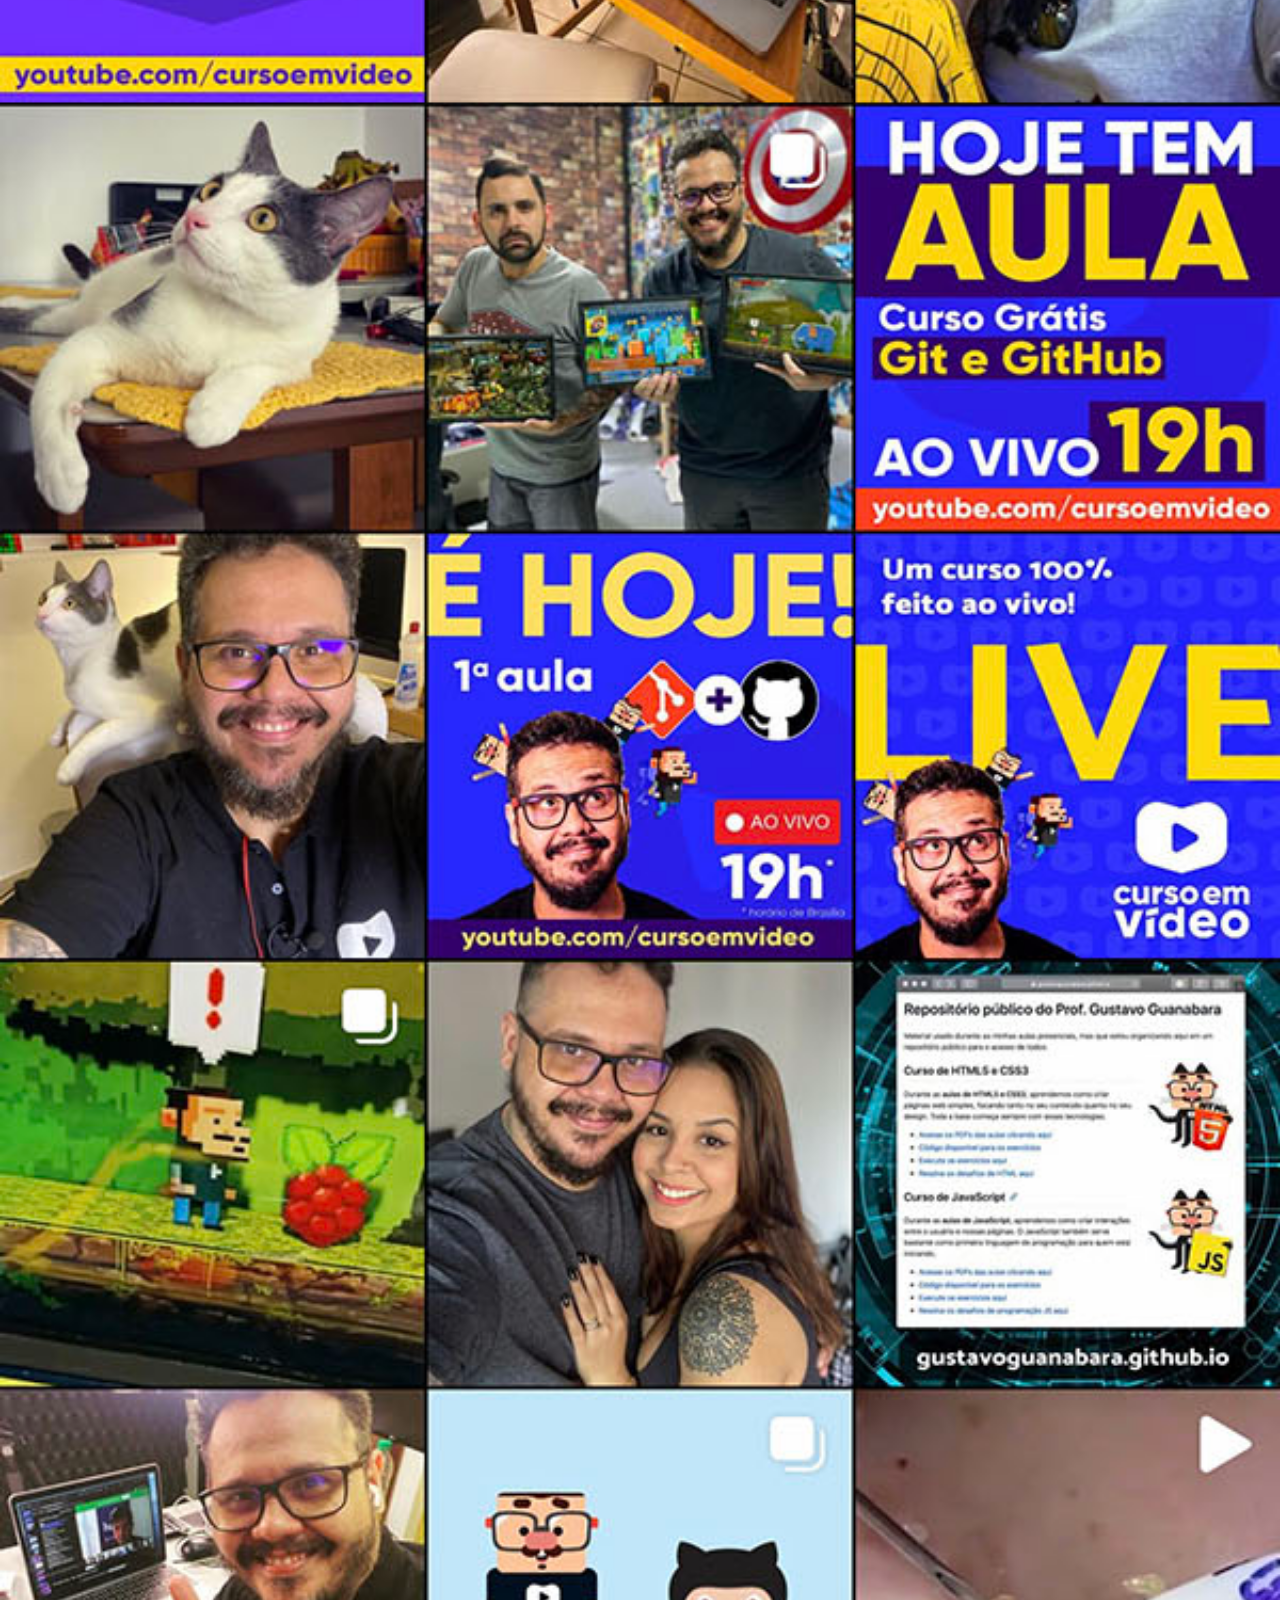
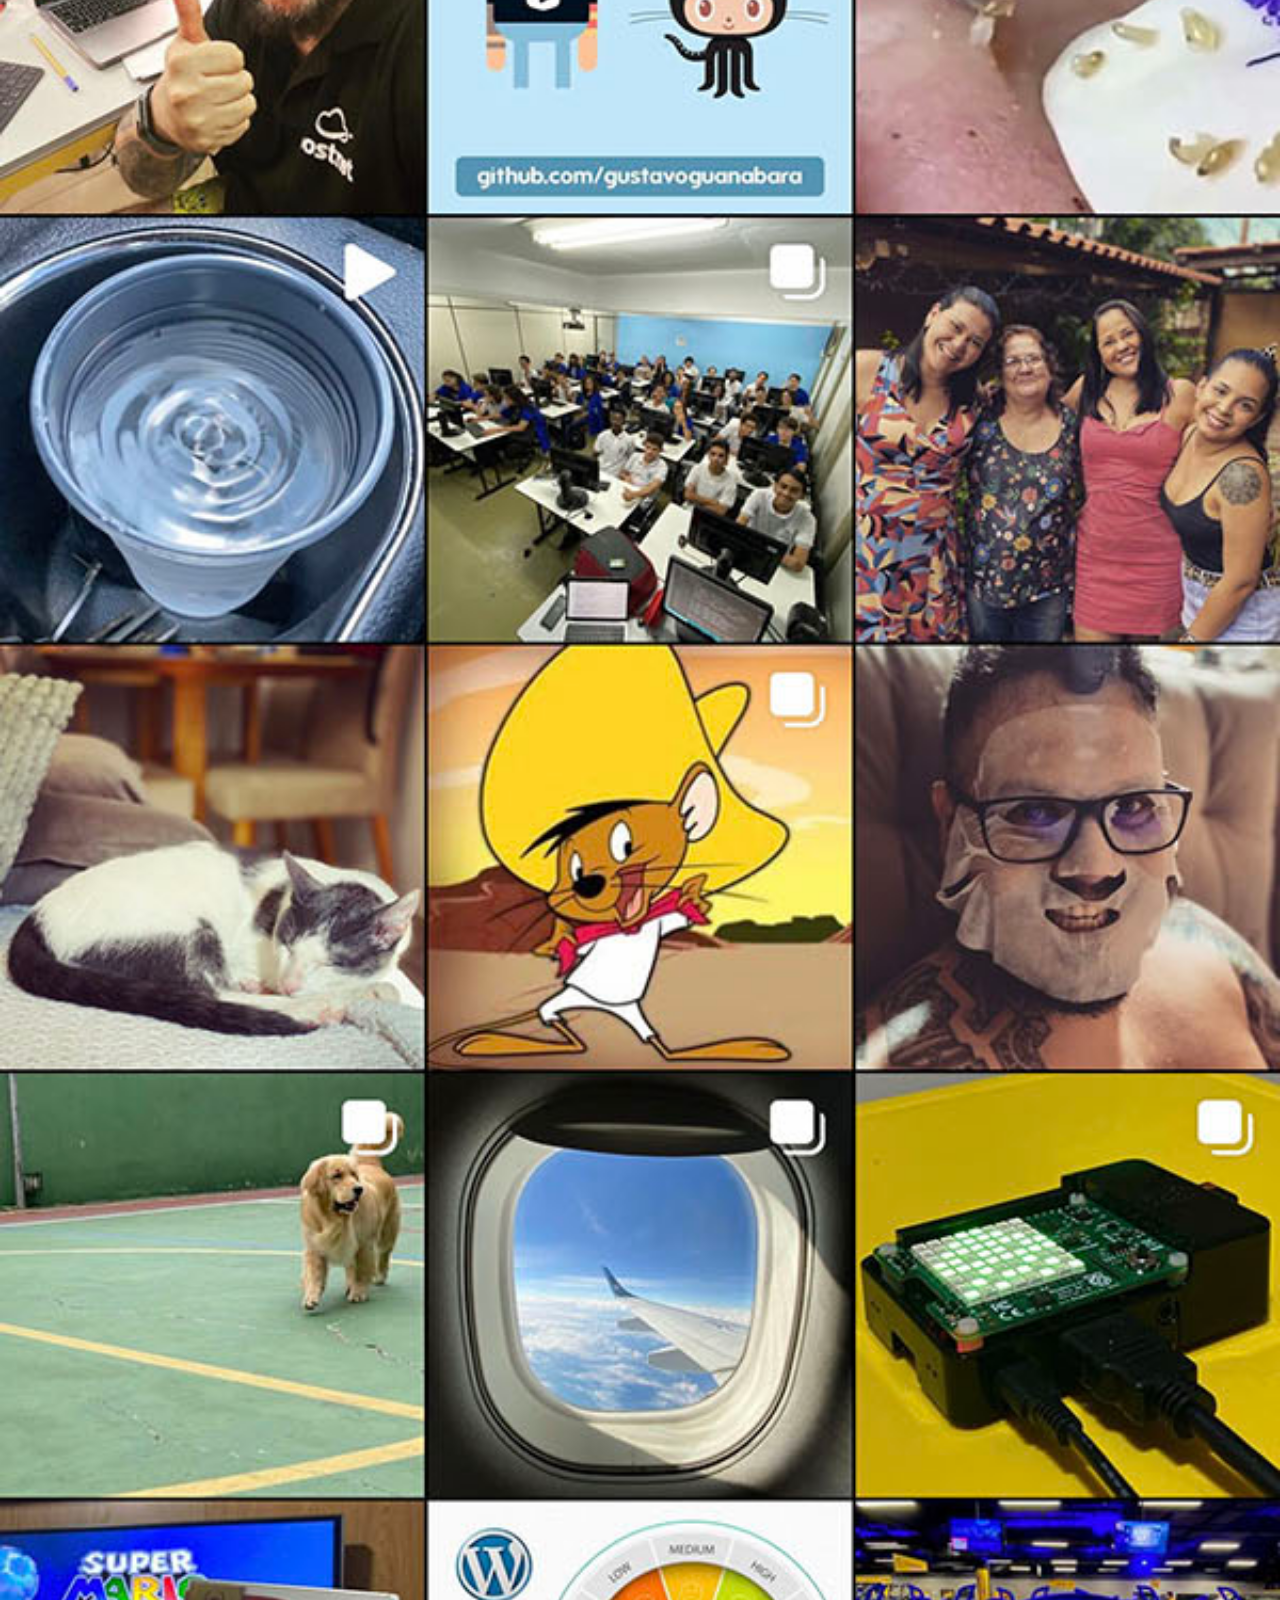
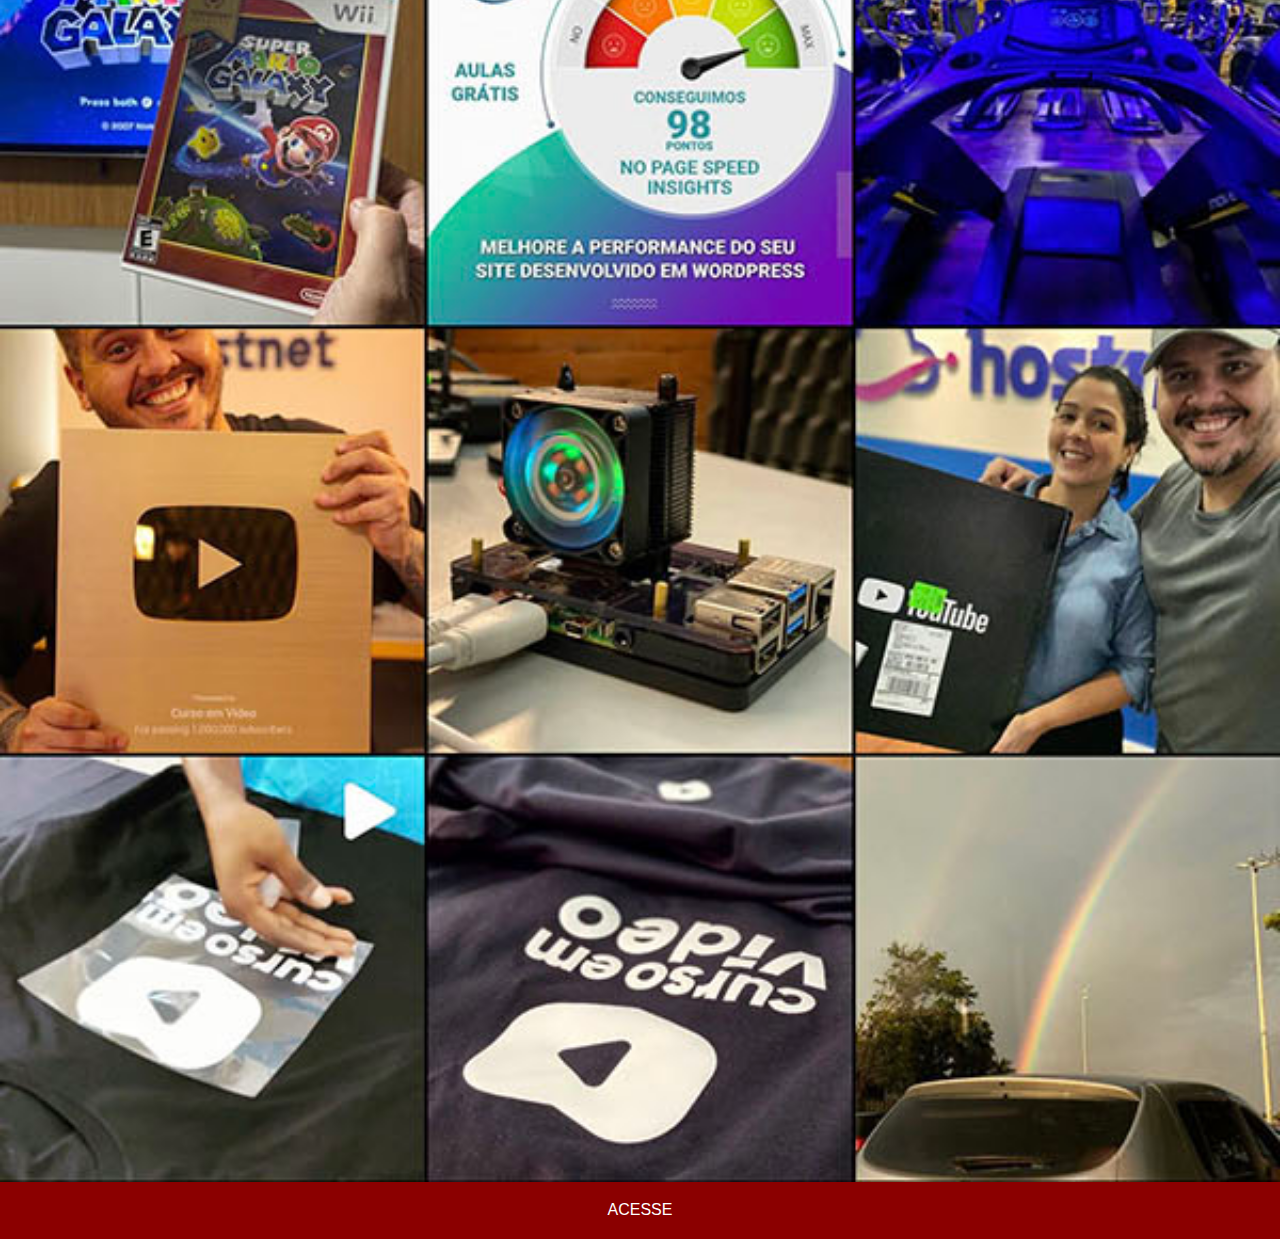
<file: instagram.html>
<!DOCTYPE html>
<html lang="pt-br">
<head>
    <meta charset="UTF-8">
    <meta name="viewport" content="width=device-width, initial-scale=1.0">
    <title>Document</title>
    <link rel="stylesheet" href="style/social.css">
</head>
<body>
    <img src="pacote-d013/imagens/tela-instagram.jpg" alt="instagram">
    <a href="https://www.instagram.com/gustavoguanabara/" target="_blank">ACESSE</a>
    
</body>
</html>
</file>
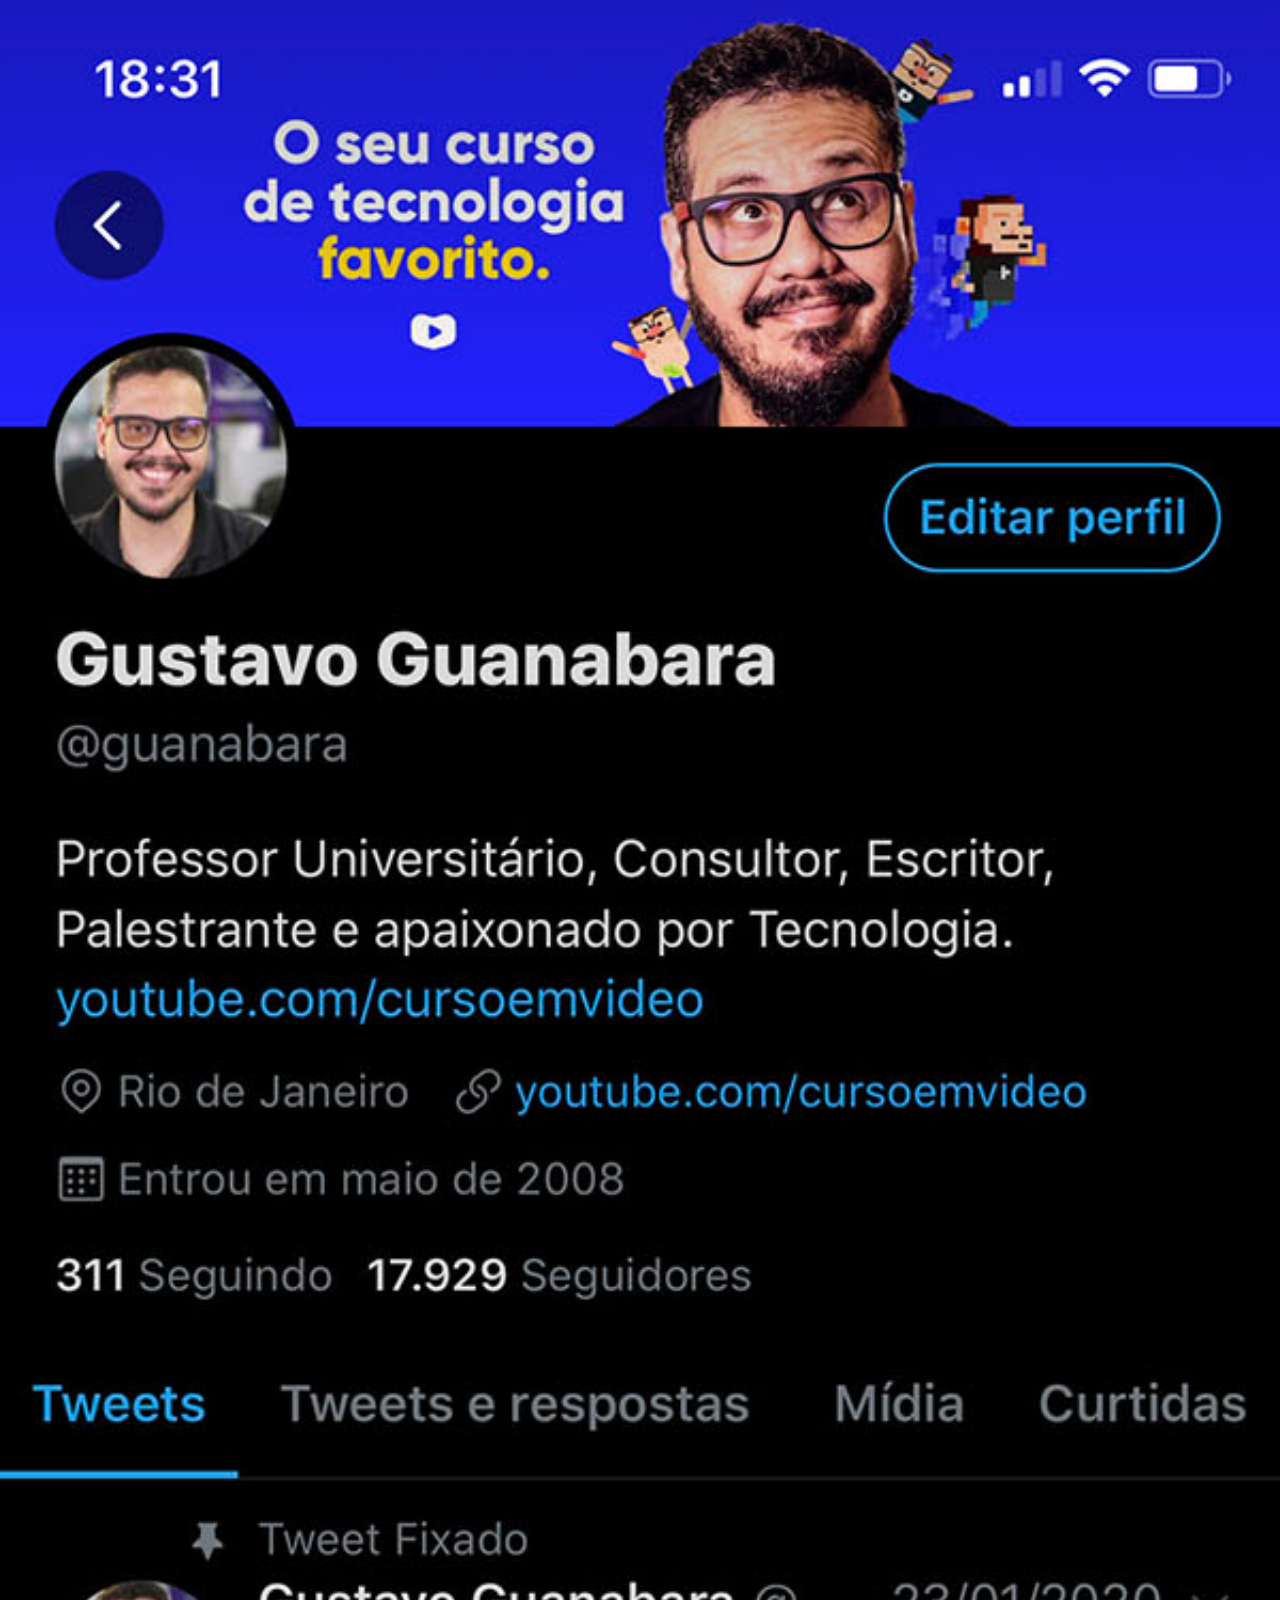
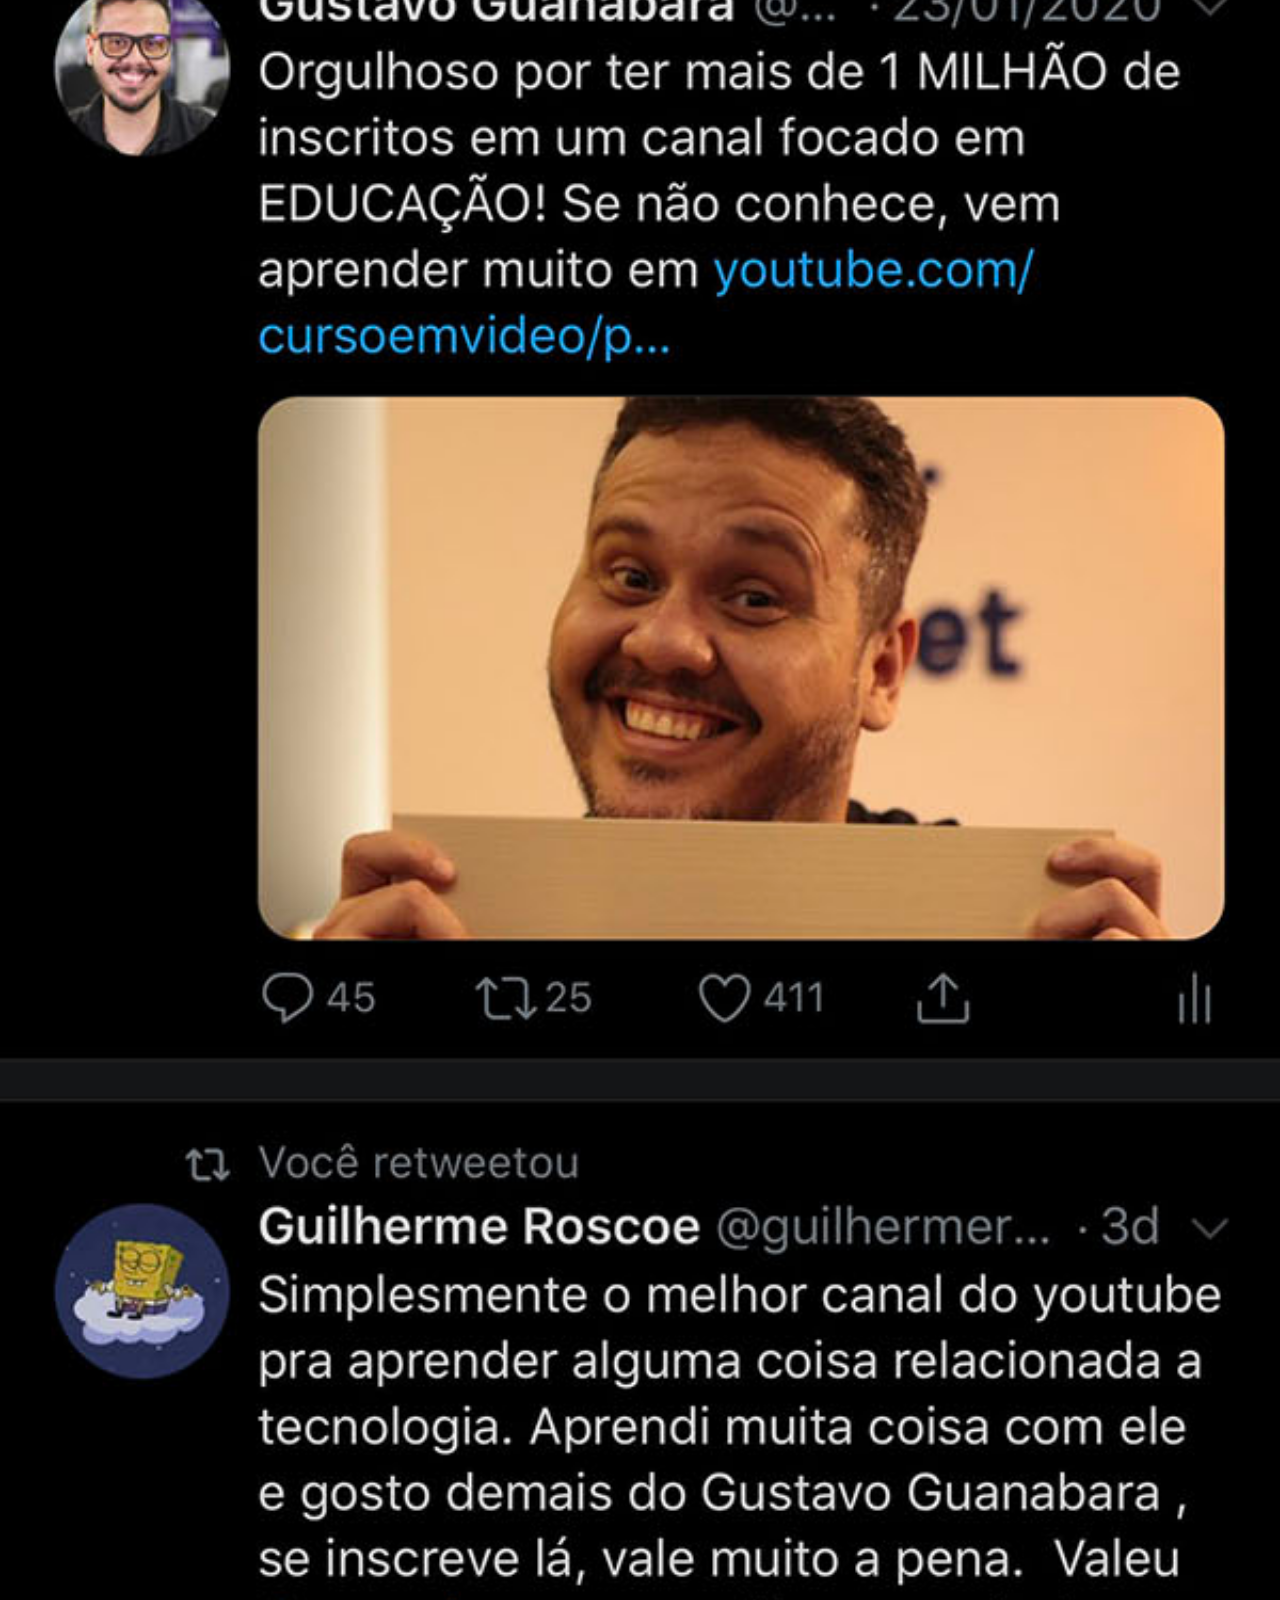
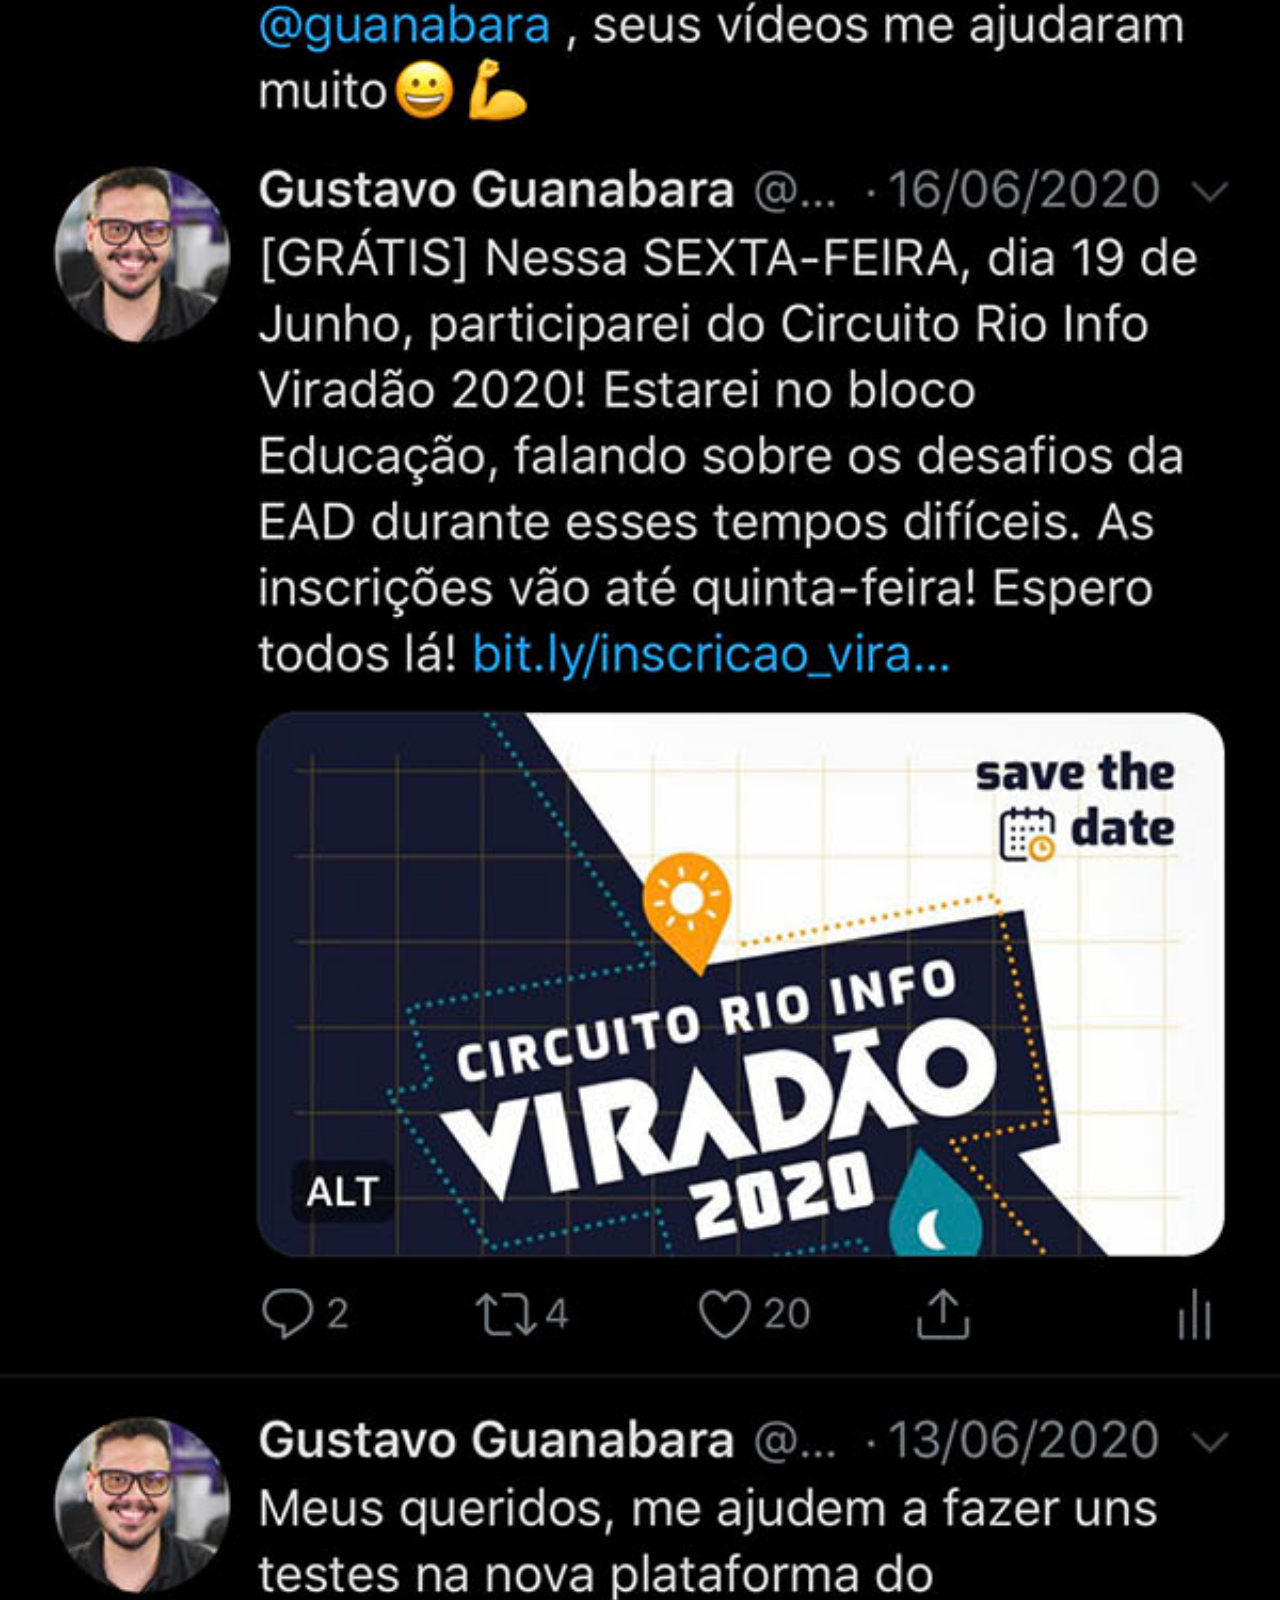
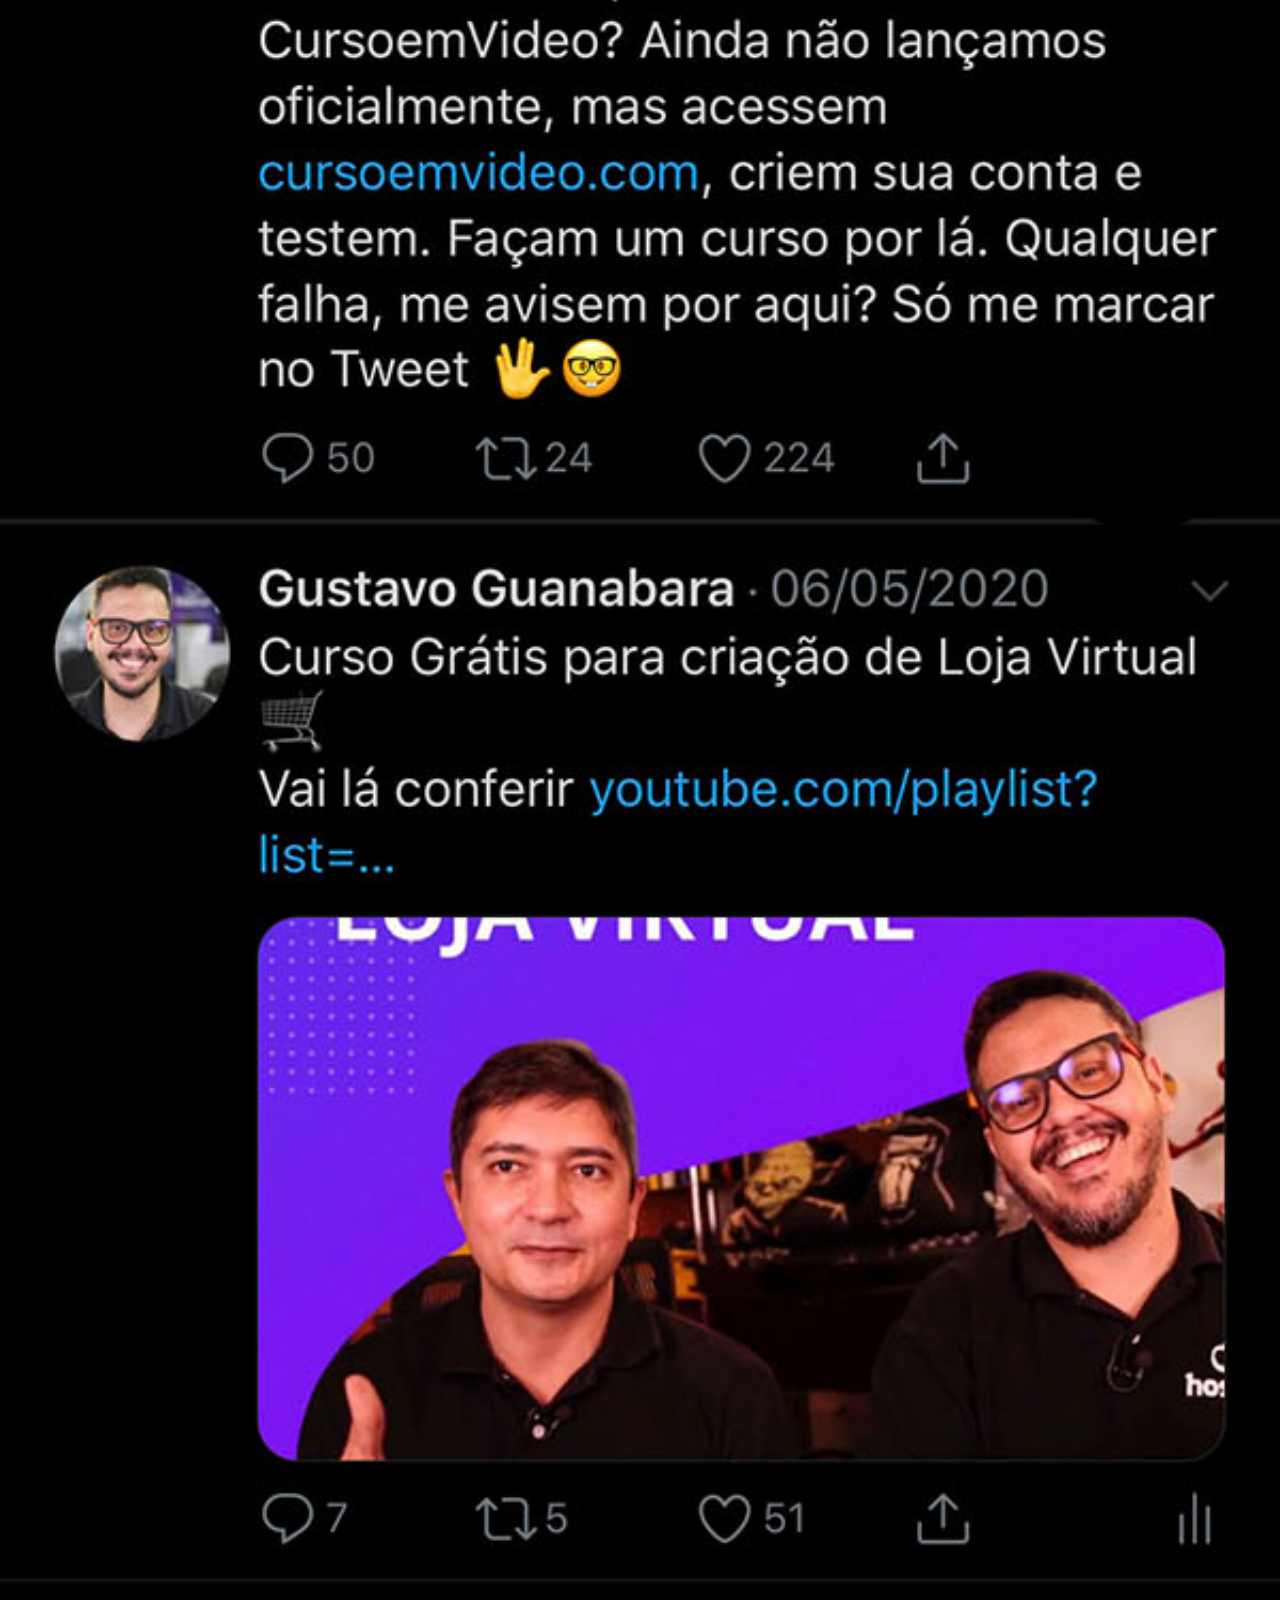
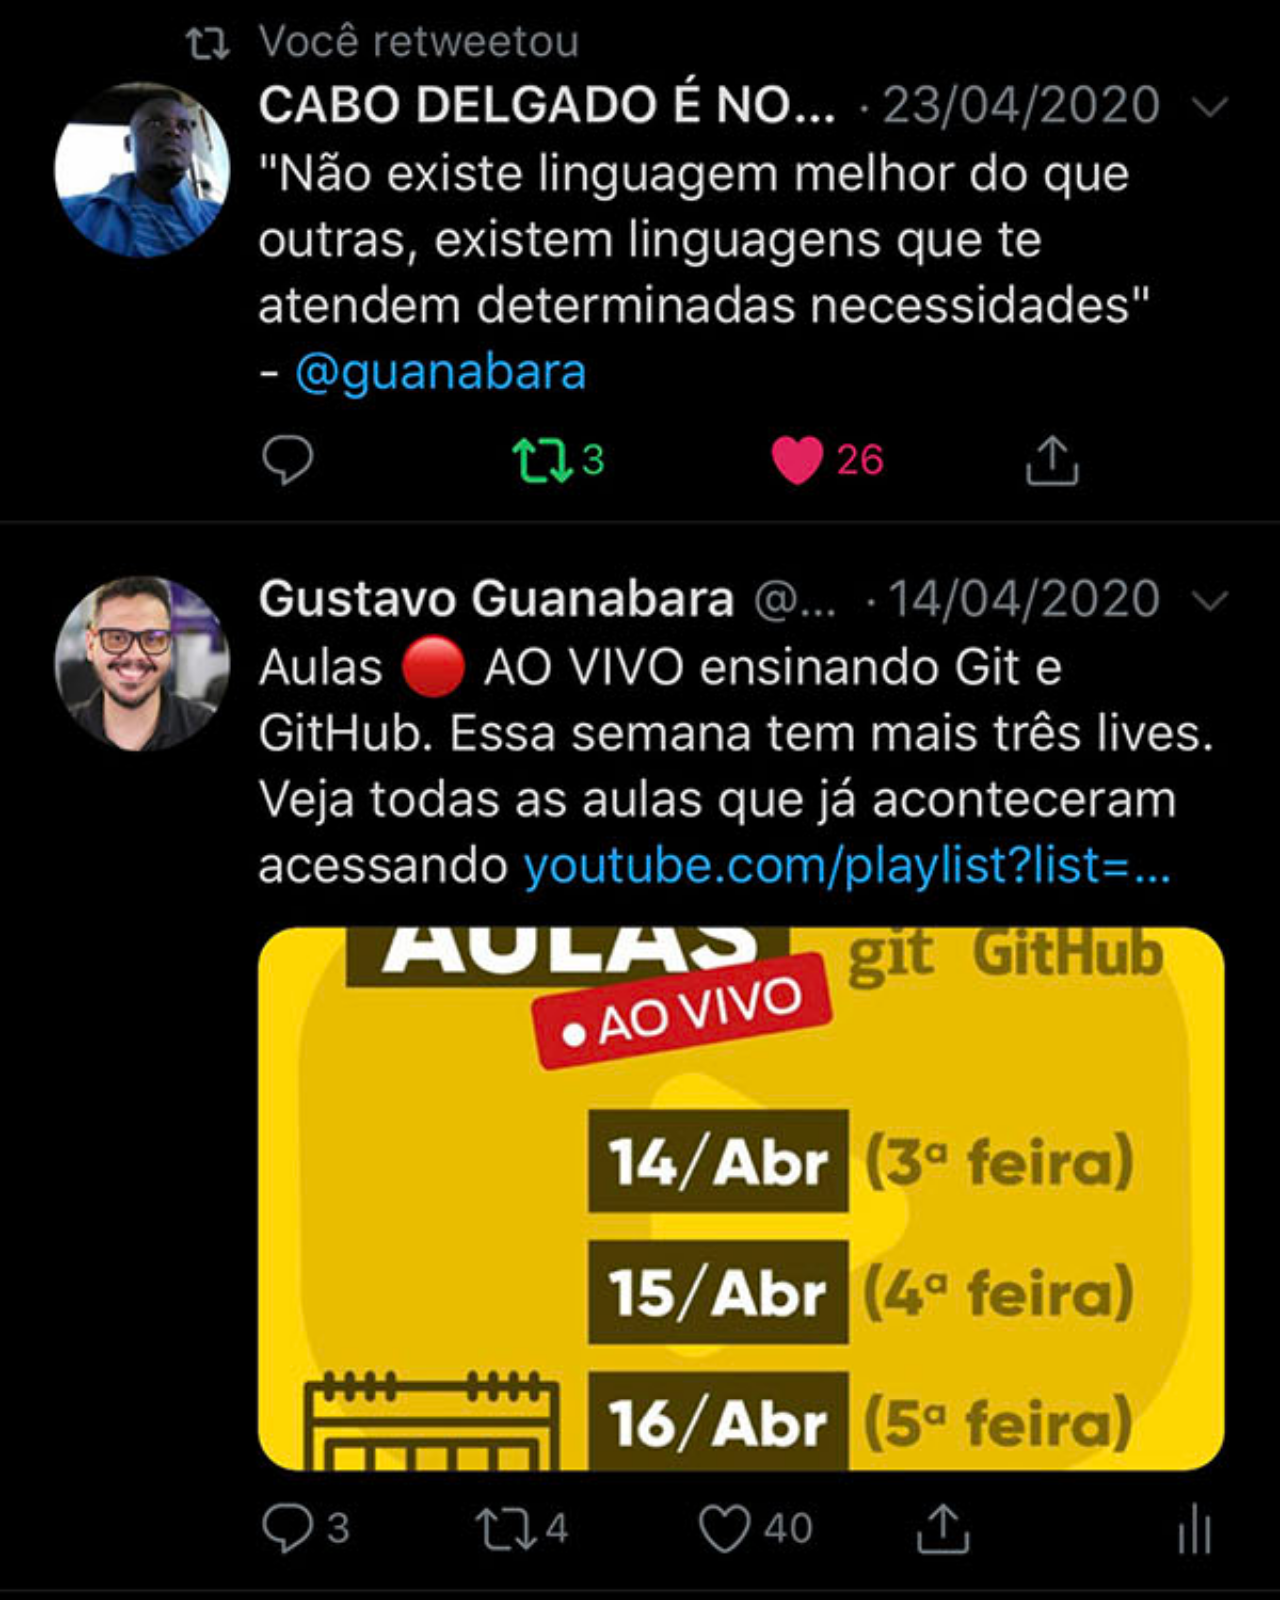
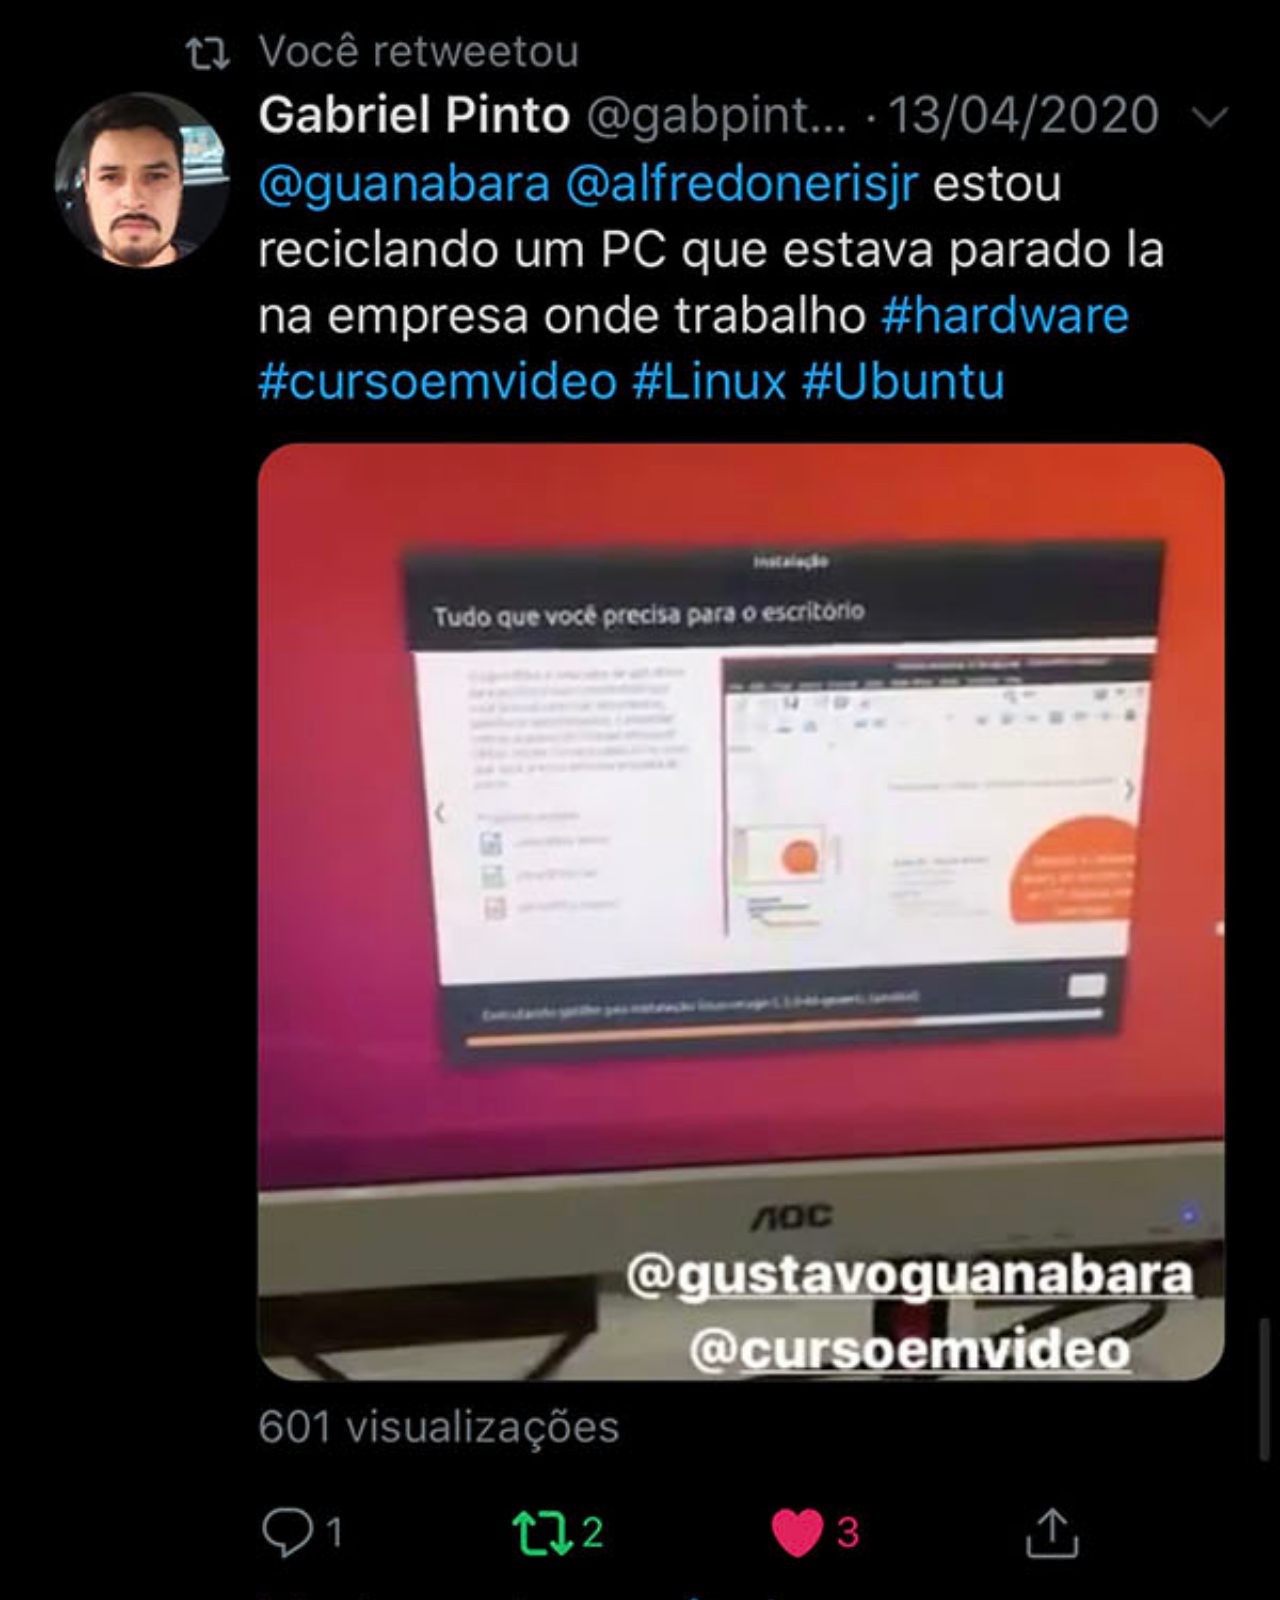
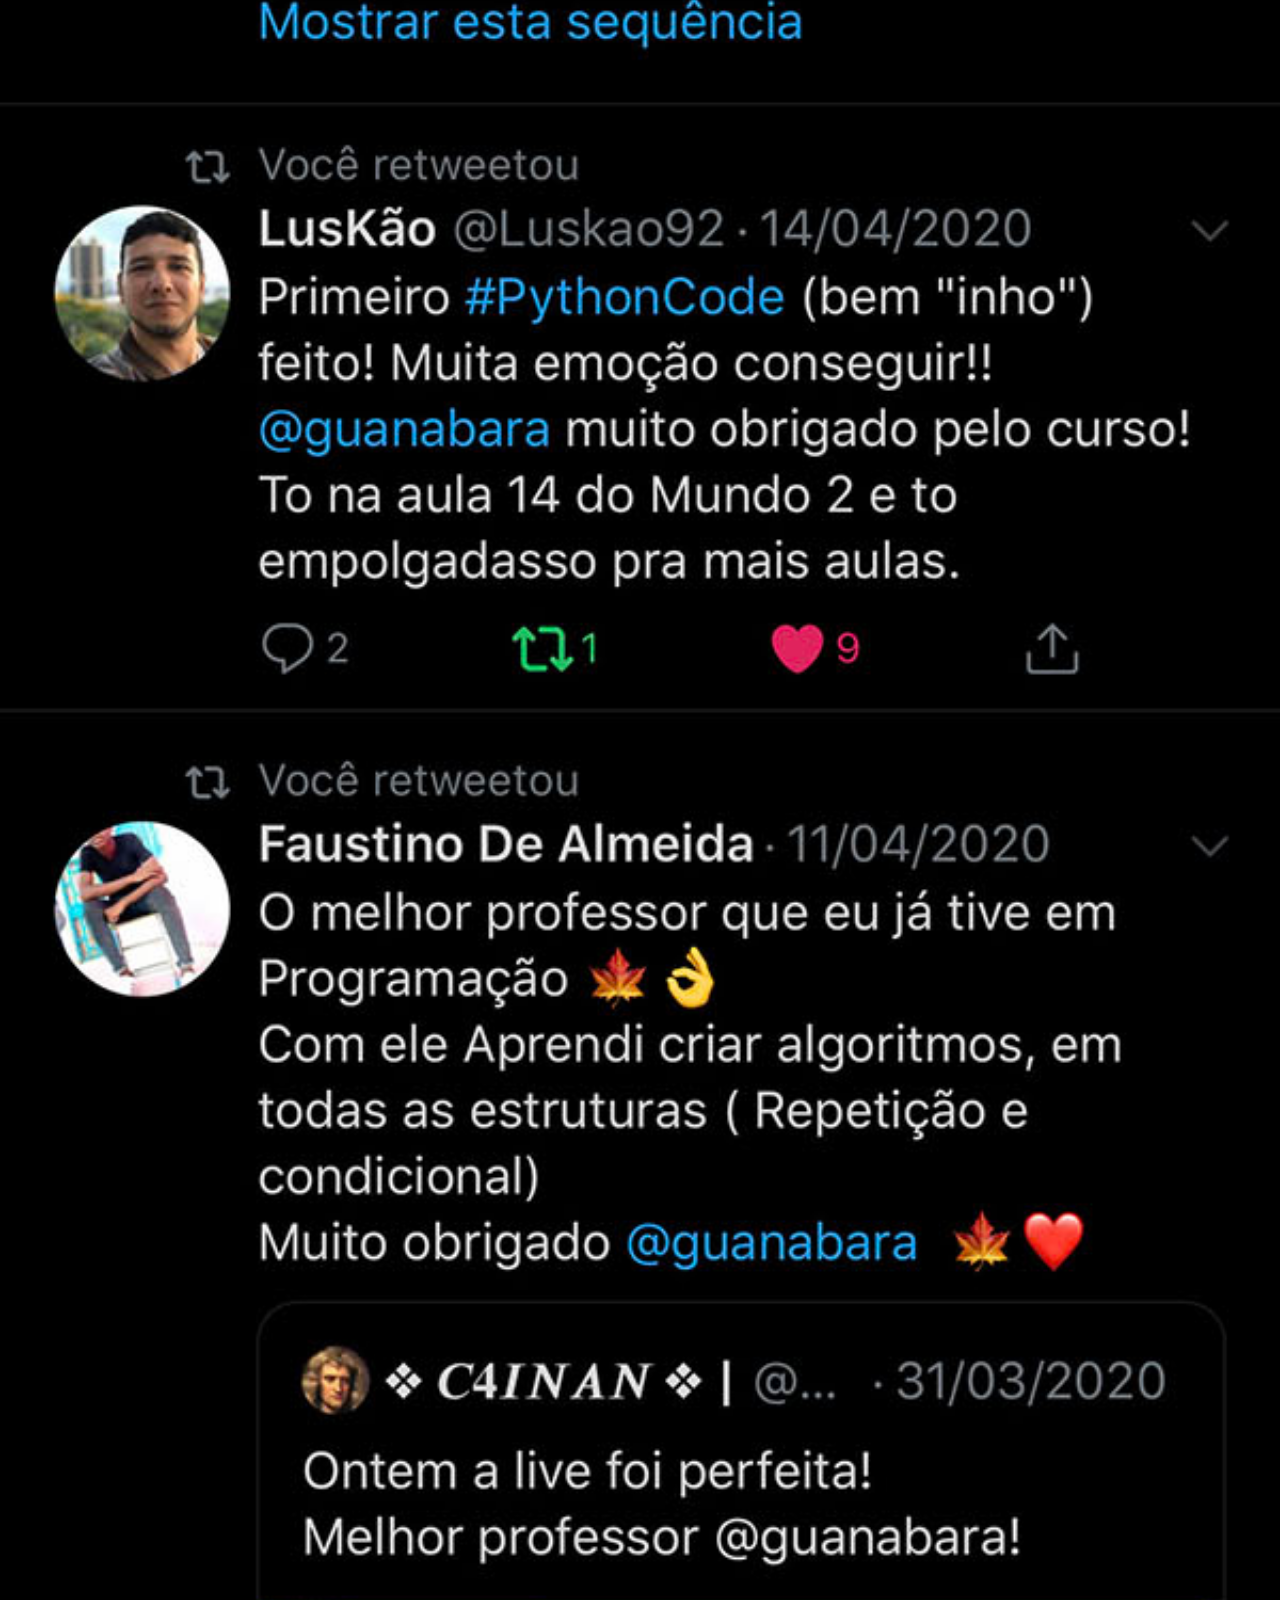
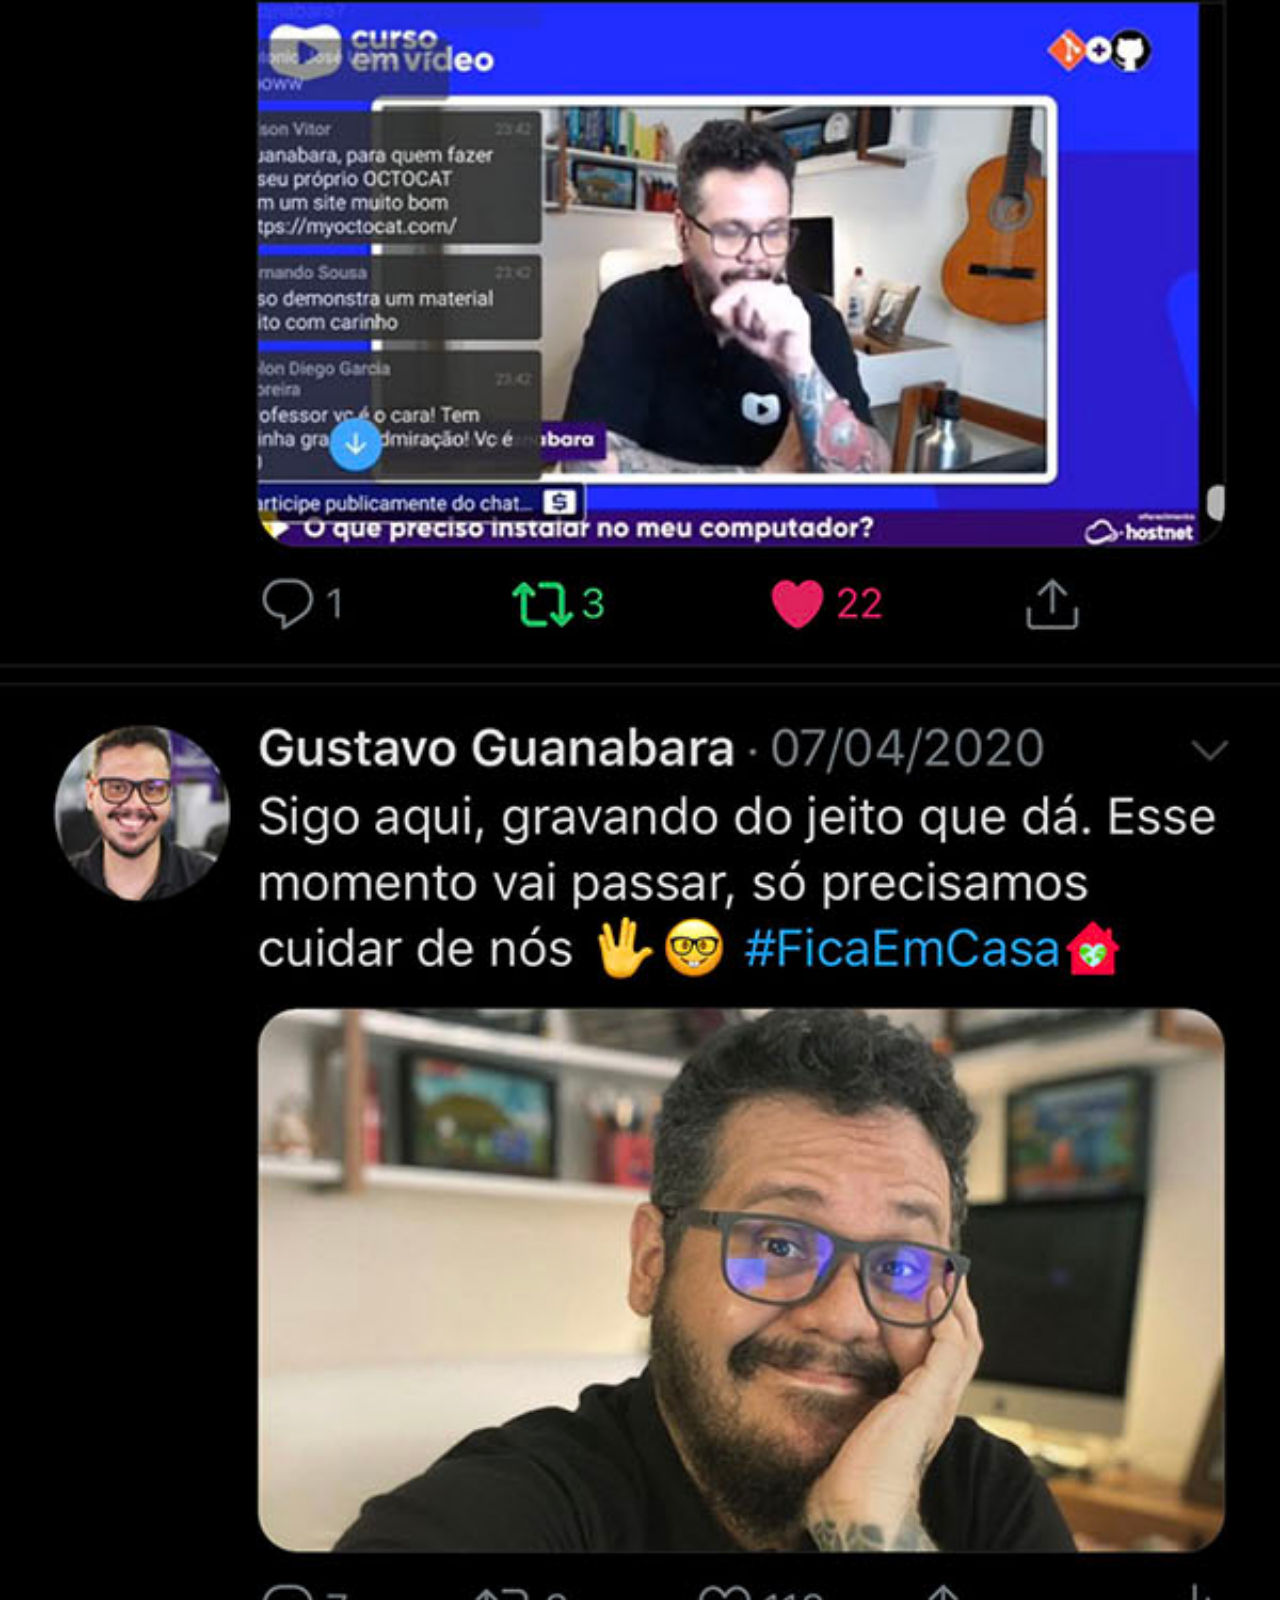
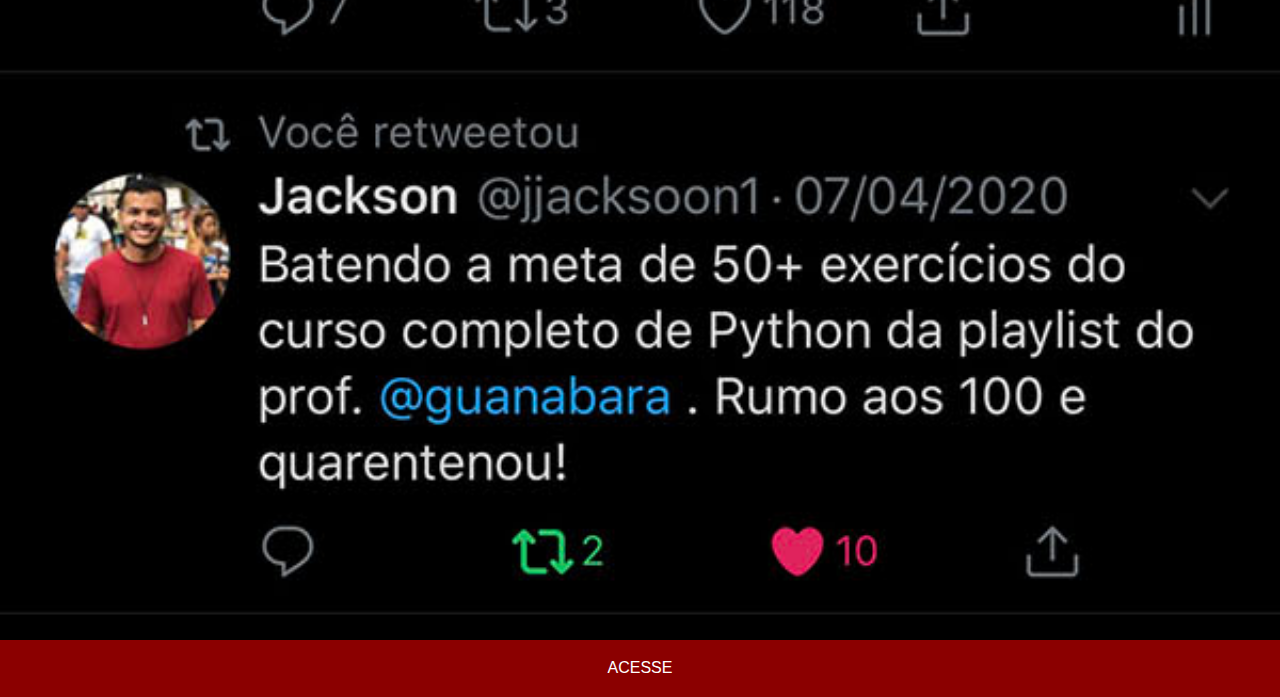
<file: X.html>
<!DOCTYPE html>
<html lang="pt-br">
<head>
    <meta charset="UTF-8">
    <meta name="viewport" content="width=device-width, initial-scale=1.0">
    <title>Document</title>
    <link rel="stylesheet" href="style/social.css">
</head>
<body>
    <img src="pacote-d013/imagens/tela-twitter.jpg" alt="X">
    <a href="https://x.com/guanabara" target="_blank">ACESSE</a>
    
</body>
</html>
</file>
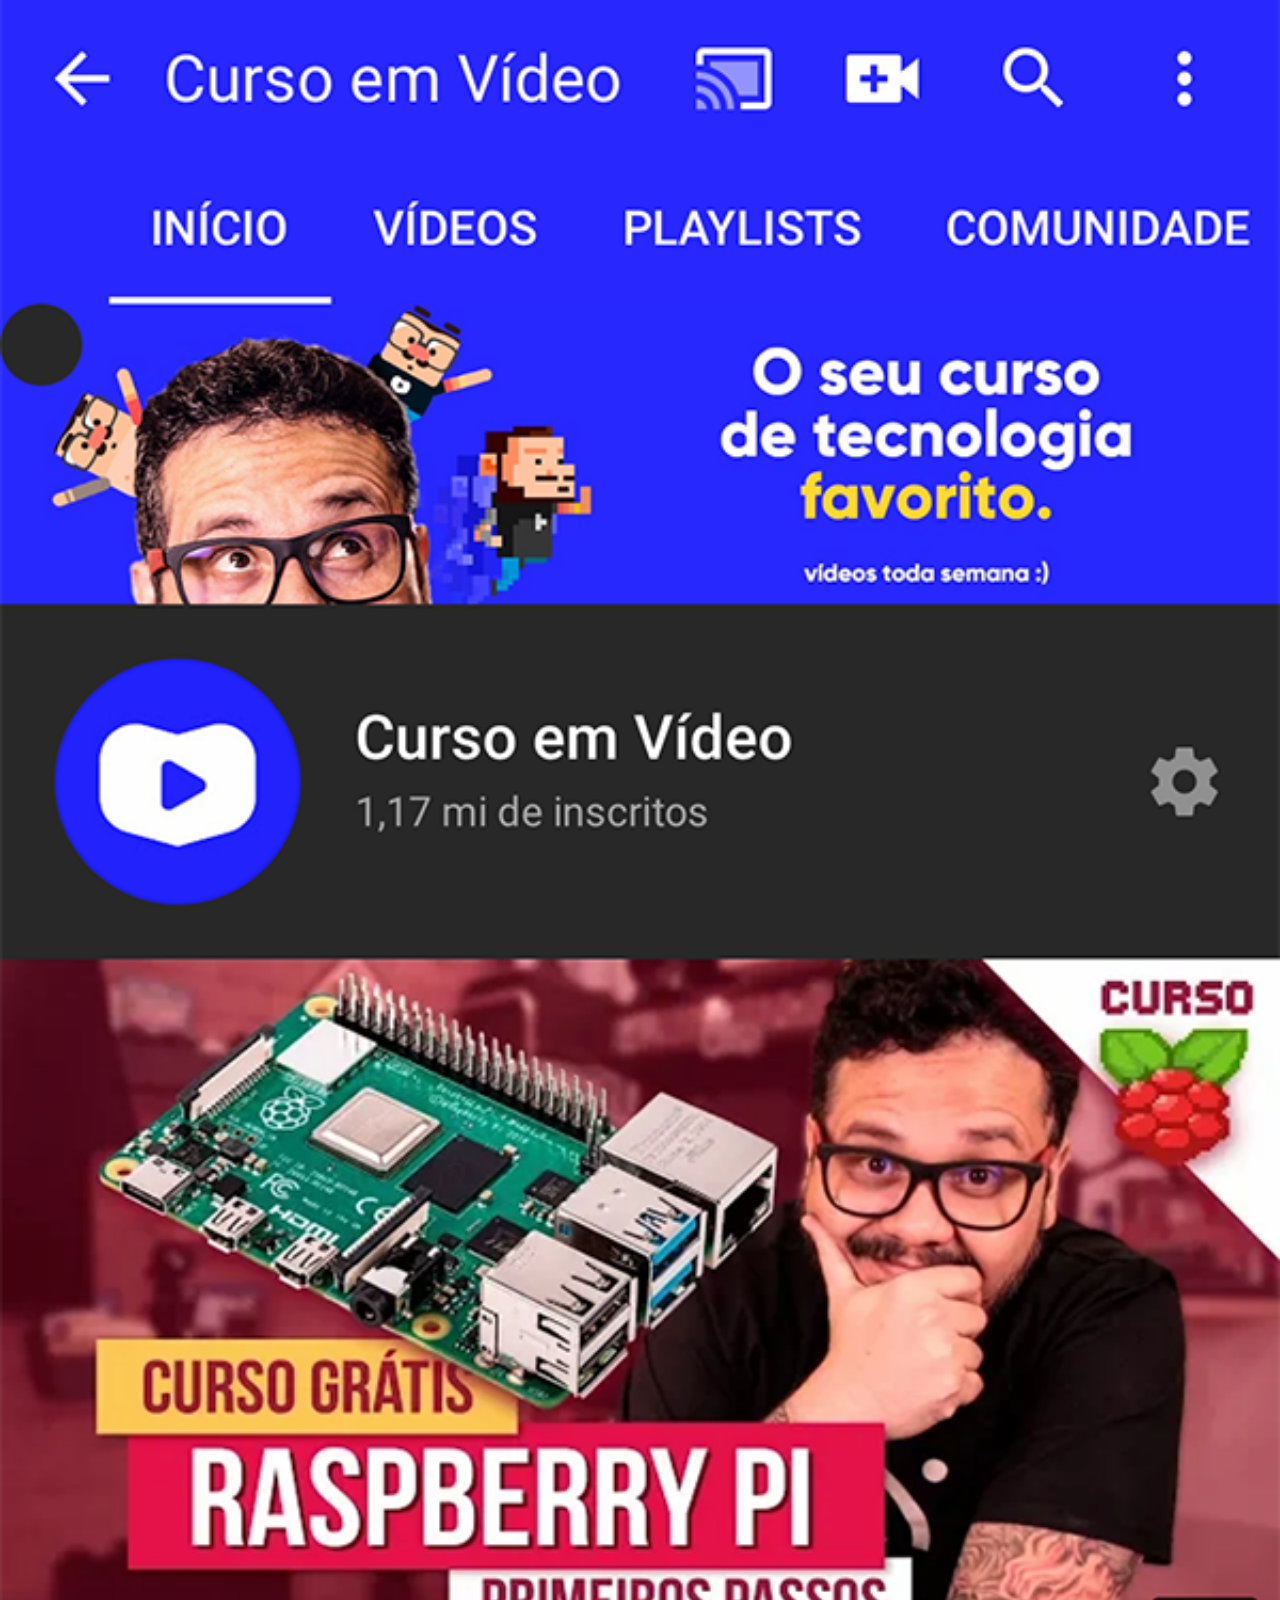
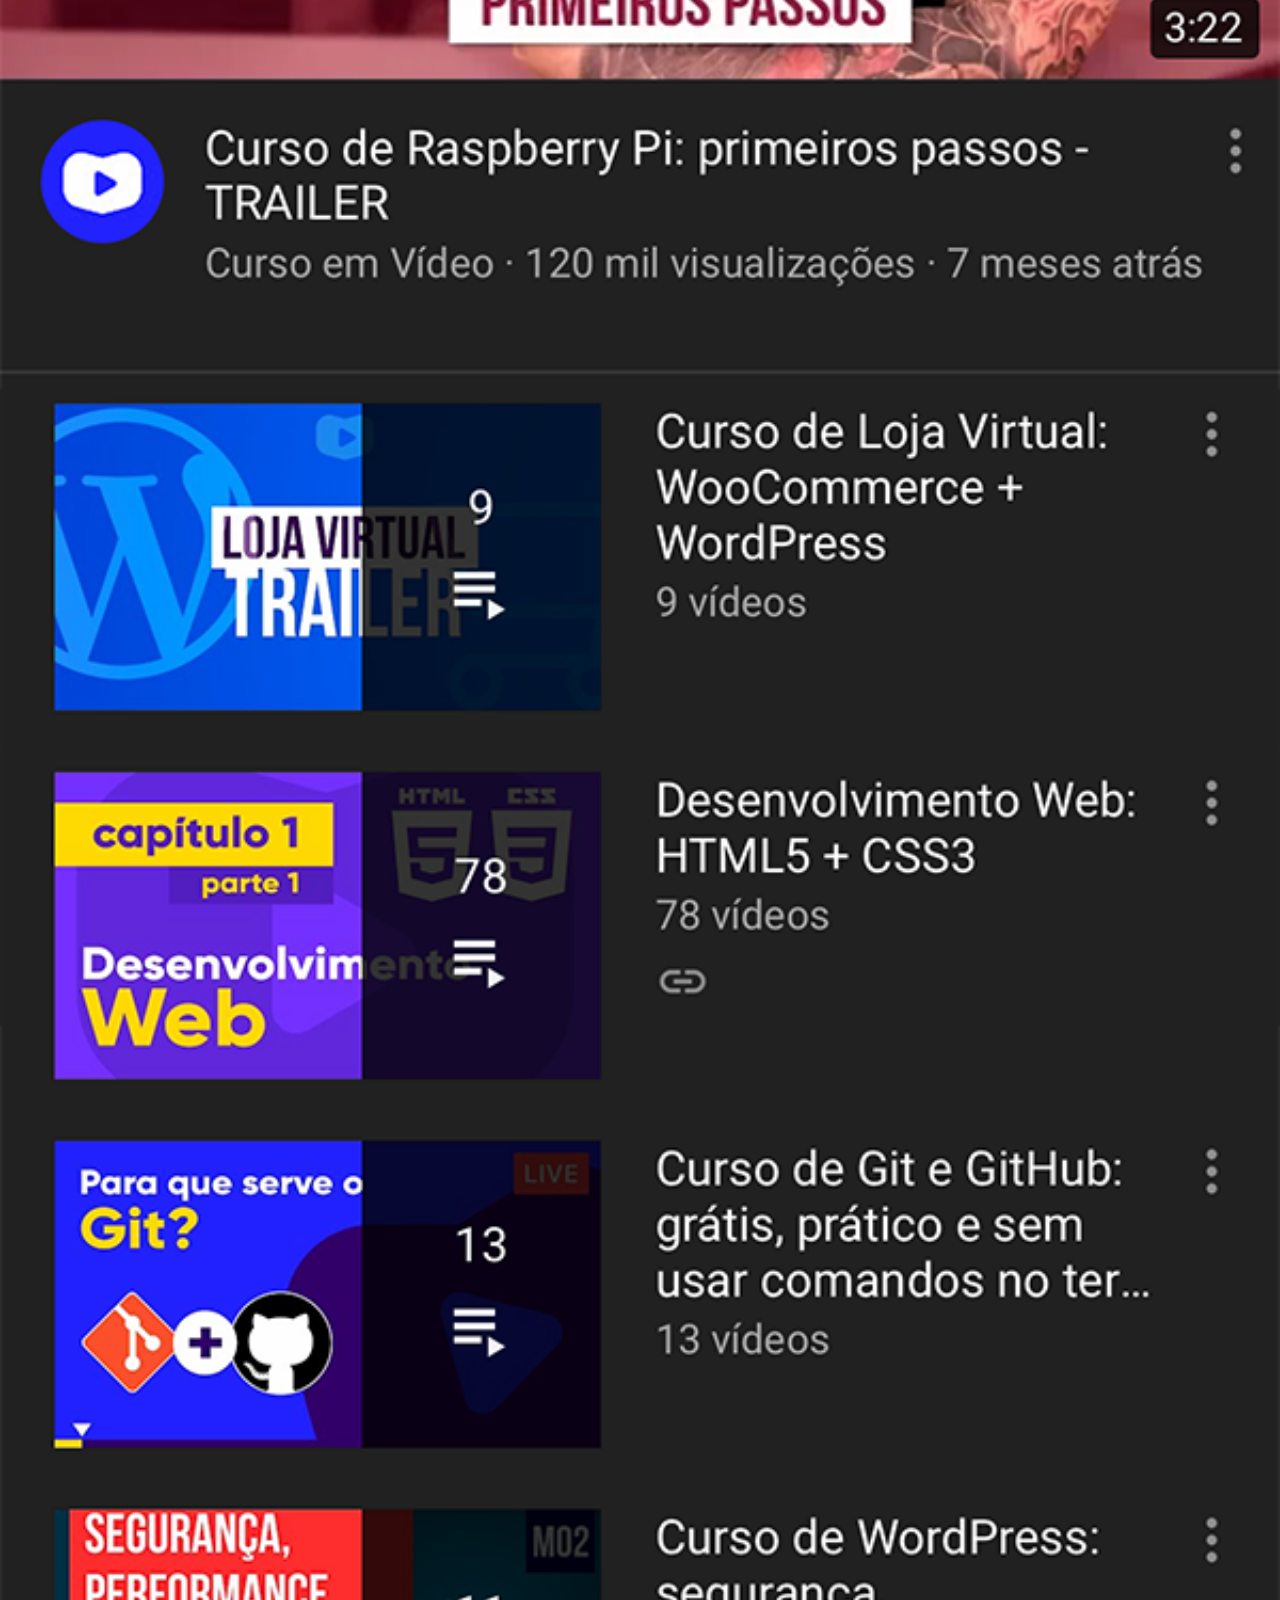
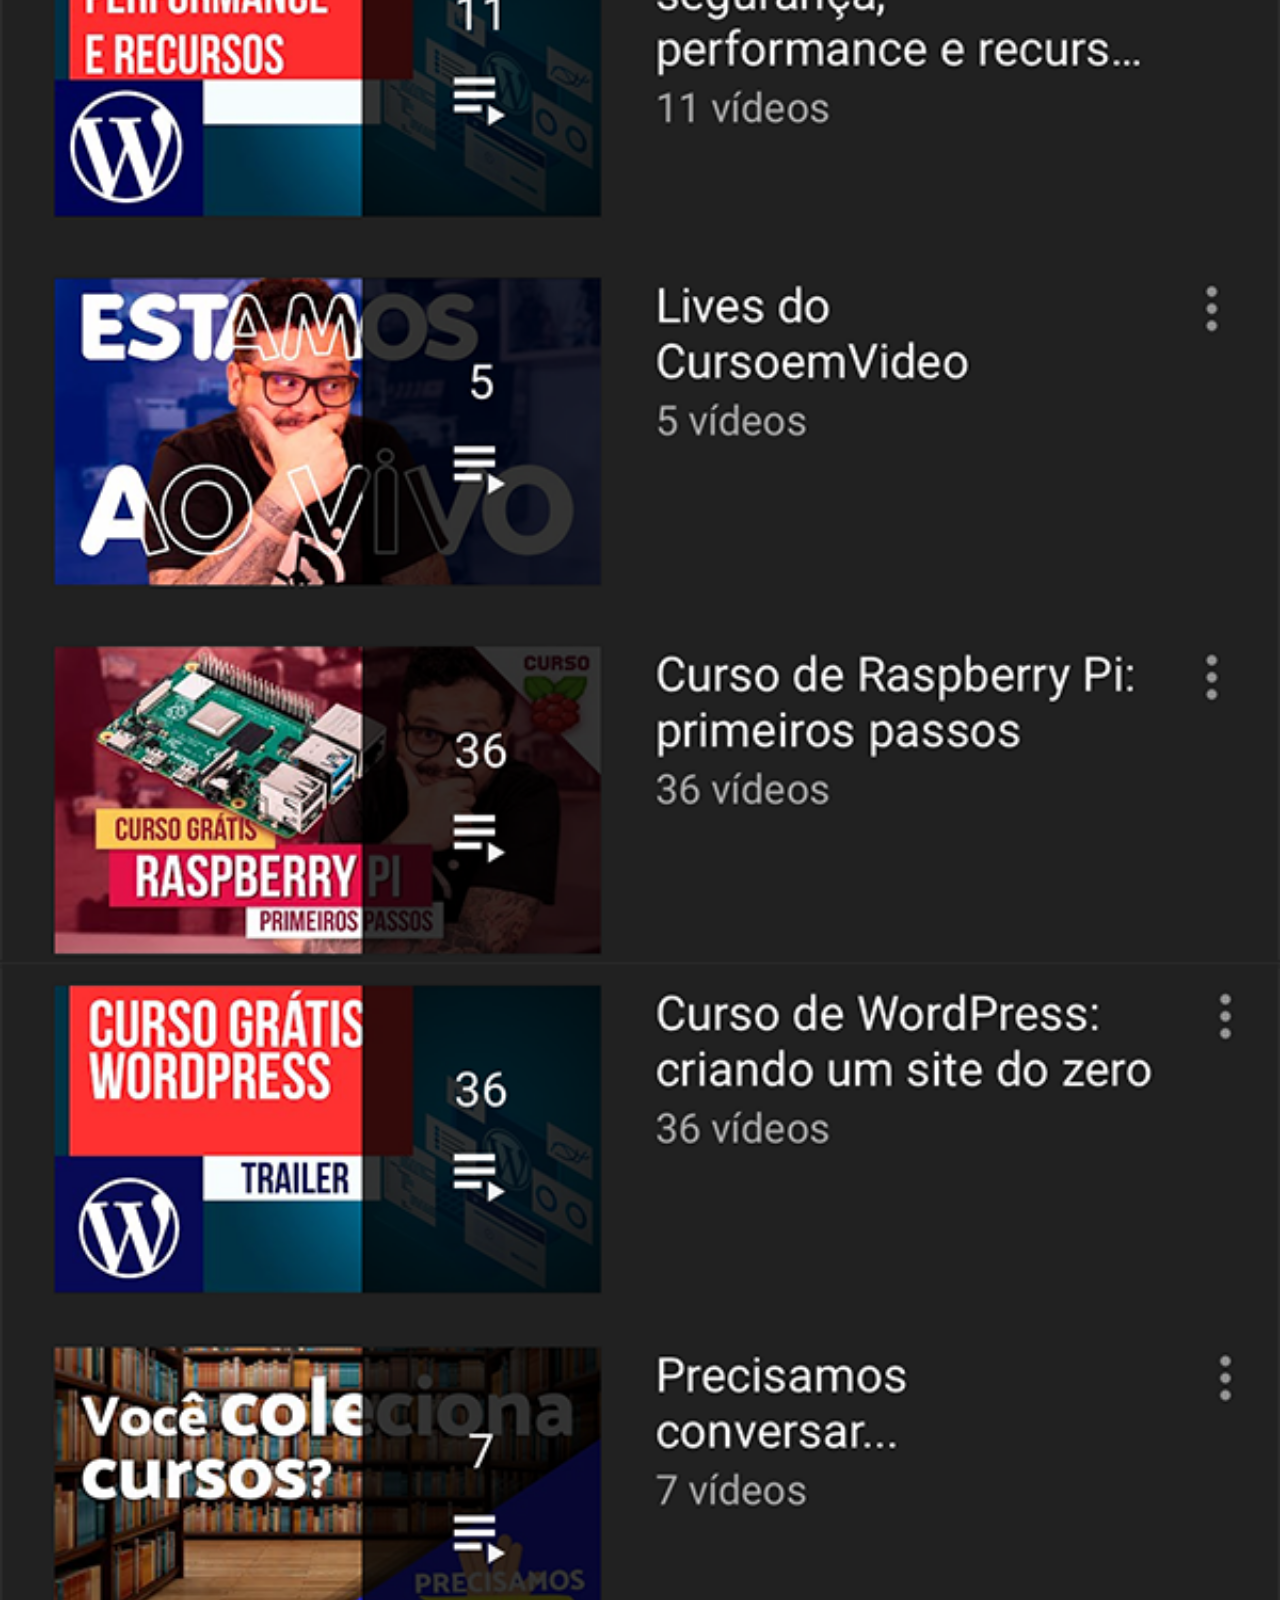
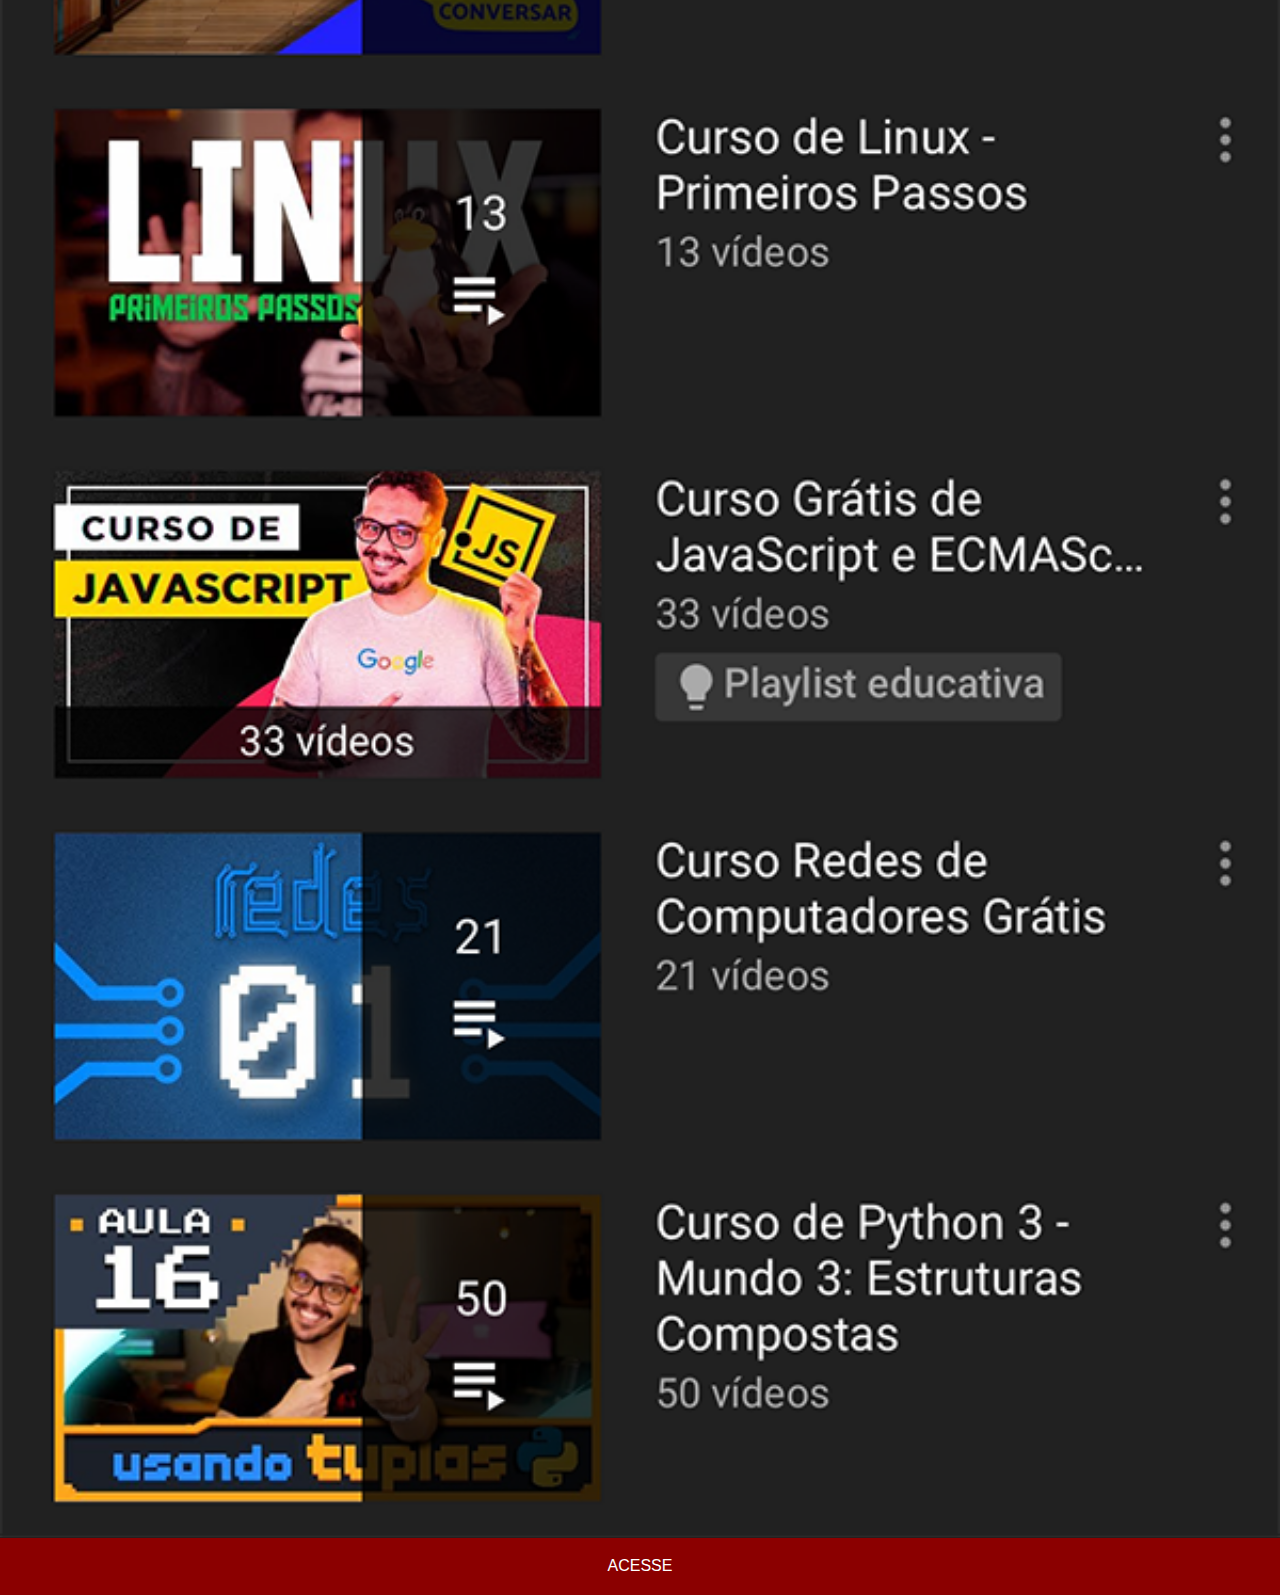
<file: youtube.html>
<!DOCTYPE html>
<html lang="pt-br">
<head>
    <meta charset="UTF-8">
    <meta name="viewport" content="width=device-width, initial-scale=1.0">
    <title>Document</title>
    <link rel="stylesheet" href="style/social.css">
</head>
<body>
    <img src="pacote-d013/imagens/tela-youtube.png" alt="tela-youtube">
    <a href="https://www.youtube.com/cursoemvideo/playlists/" target="_blank">ACESSE</a>
    
</body>
</html>
</file>
<file: style/style.css>
@charset "UTF-8";
*{
    margin: 0;
    padding: 0;
}
body{
    background: black url('../pacote-d013/imagens/fundo-madeira.jpg') top center no-repeat;
    background-size: cover;
}
html, body{
font-family: Arial, Helvetica, sans-serif;
width: 100vh;
width: 100vw;
background-color: black;
}
main{
    height: 100vh;
    position: relative;
}
section#telefone{
    position: absolute;
    top: 50%;
    left: 50%;
    transform: translate(-50% ,-50%);
    
    
    width: 311px;
    height: 627px;
    background: url('../pacote-d013/imagens/frame-iphone.png') center no-repeat;
}
#tela{
    position: relative;
    top: 80px;
    left: 22px;
    width: 269px;
    height: 472px;
}
#redes-sociais{
    text-align: right;
}
#redes-sociais > a >img{
    width: 65px;
    margin: 10px;
    border-radius: 50%;
    box-shadow: 2px 2px 5px rgba(0, 0, 0, 0.411);
    box-sizing: border-box;
}
#redes-sociais  img:hover{
    border: 1px solid rgba(255, 255, 255, 0.411);
    transform: translate(-3px, -3px);
    box-shadow: 5px 5px 10px rgba(0, 0, 0, 0.521);
    transition: transform .3s;
}
</file>
<file: style/social.css>
*{
    margin: 0;
    padding: 0;
}
::-webkit-scrollbar{
    width: 0;
    height: 0;
}
body{
    font-family: Arial, Helvetica, sans-serif;
}
img{
    width: 100vw;
}
a{
    display: block;
    text-decoration: none;
    background-color: darkred;
    color: white;
    padding: 20px;
    text-align: center;
    margin-top: -5px;
    
}
a:hover{
    background-color: red;
}
</file>
